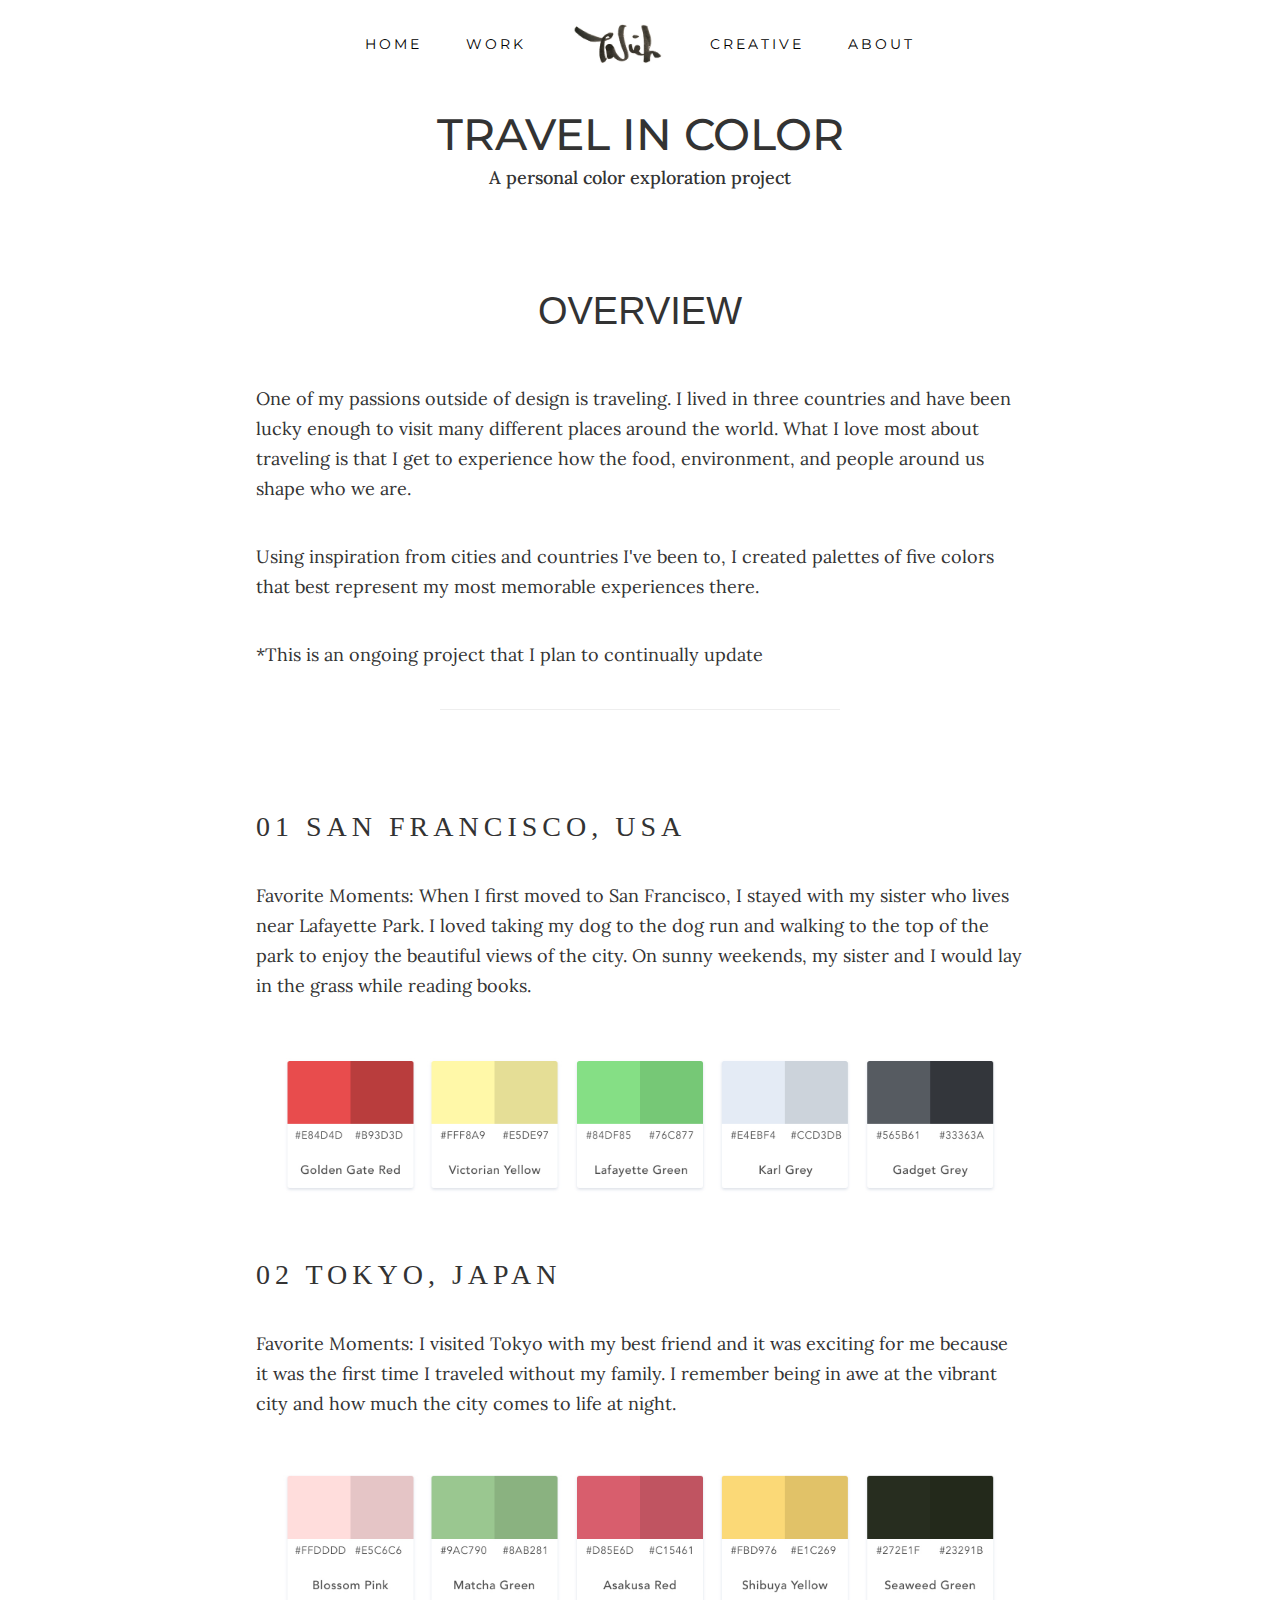
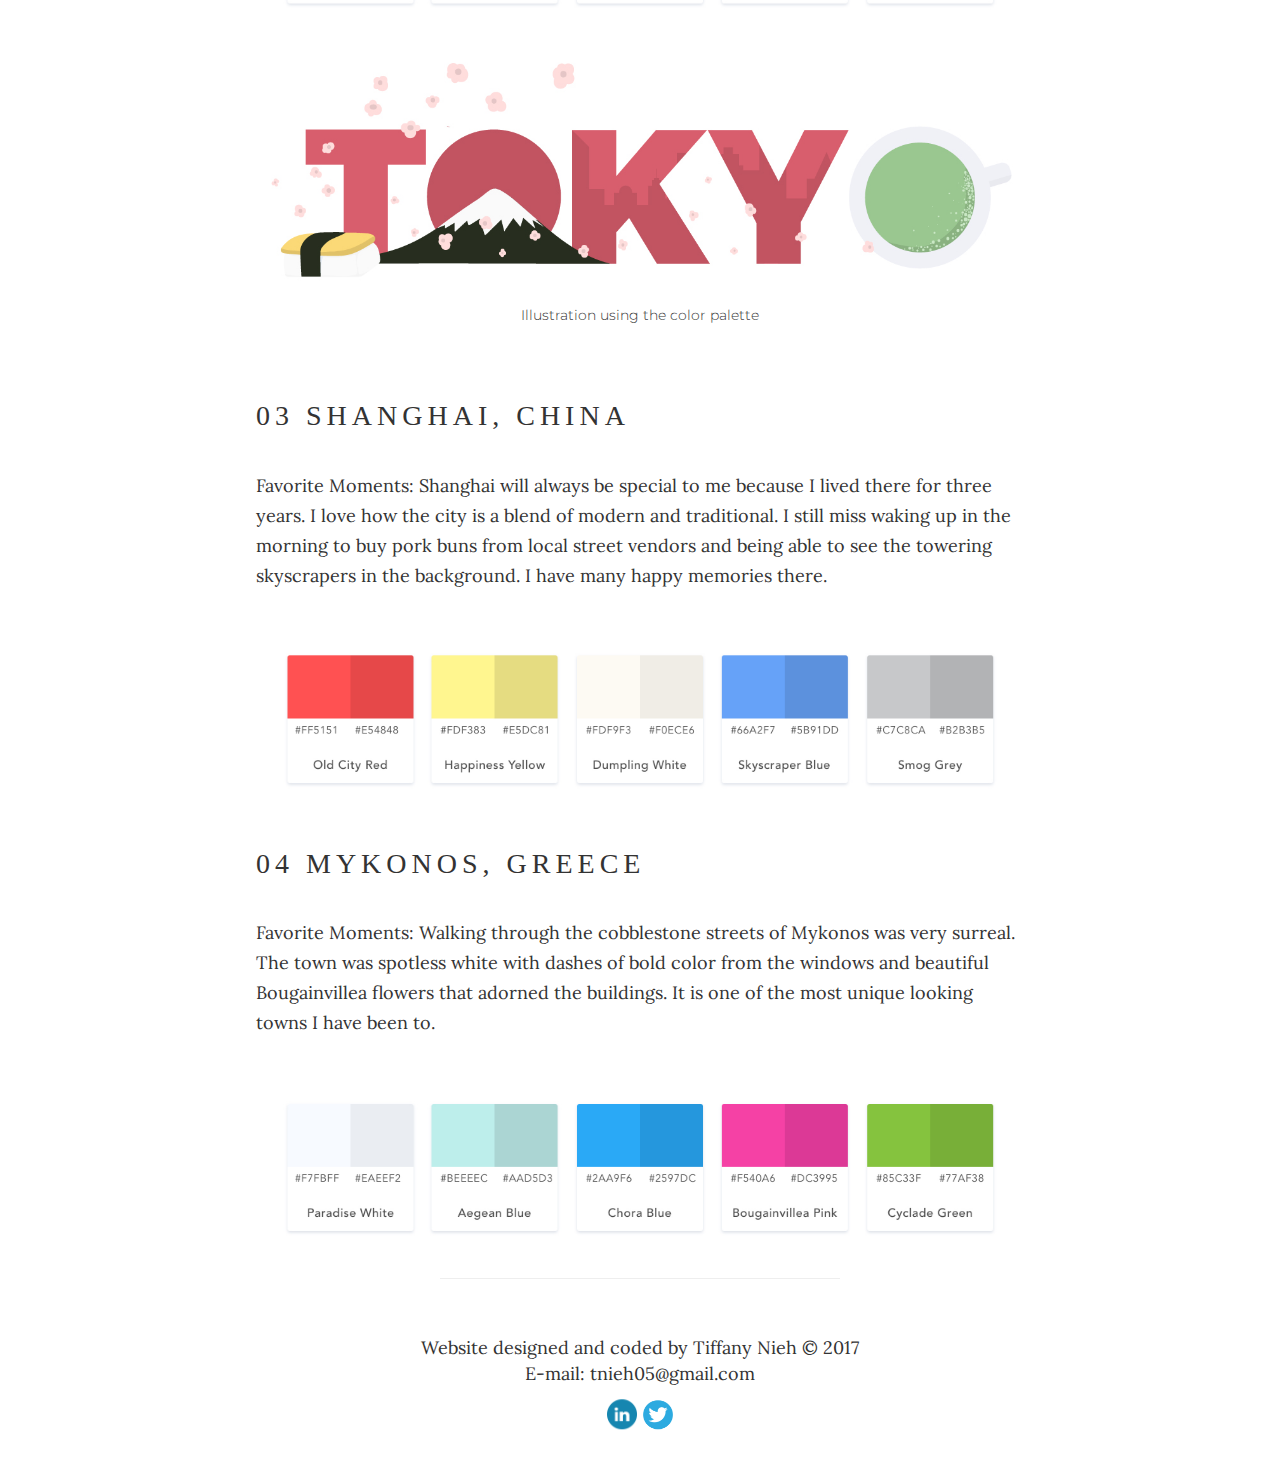
<file: html/colorproject.html>
<!DOCTYPE html>
<html>
    <head>
        <title>Tiffany Nieh | Travel in Color</title>
        <link rel="icon" href="../images/favicon.ico">
        <link rel="stylesheet" href="../css/style.css">
        <link rel="stylesheet" href="https://maxcdn.bootstrapcdn.com/bootstrap/3.3.7/css/bootstrap.min.css" integrity="sha384-BVYiiSIFeK1dGmJRAkycuHAHRg32OmUcww7on3RYdg4Va+PmSTsz/K68vbdEjh4u" crossorigin="anonymous">
        <script src="https://ajax.googleapis.com/ajax/libs/jquery/3.2.1/jquery.min.js"></script>
        <link href="https://fonts.googleapis.com/css?family=Lora|Montserrat:300,400" rel="stylesheet">
        <!-- Global Site Tag (gtag.js) - Google Analytics -->
        <script async src="https://www.googletagmanager.com/gtag/js?id=UA-106460622-1"></script>
        <script>
          window.dataLayer = window.dataLayer || [];
          function gtag(){dataLayer.push(arguments)};
          gtag('js', new Date());
          gtag('config', 'UA-106460622-1');
        </script>
    </head>
    <body id="casestudy">
         <div class="header">
            <div class="menu">
                <ul class="menu_links">
                    <li><a href="../index.html">Home</a></li>
                    <li><a href="../index.html#portfolio">Work</a></li>
                    <li><a href="../index.html"><img class="logo" src="../images/Logov2.jpg"></a></li>
                    <li><a href="../index.html#creative">Creative</a></li>
                    <li><a href="../index.html#about">About</a></li>
                </ul>
            </div>
        </div>
        <div class="case-content">
            <div class="content-heading">
                <h1>Travel in Color</h1>
                <h4>A personal color exploration project</h4>
            </div>
       

            <div class="large_section content-process" >
                <h2>Overview</h2>
            <div class="section">
            <p>One of my passions outside of design is traveling. I lived in three countries and have been lucky enough to visit many different places around the world. What I love most about traveling is that I get to experience how the food, environment, and people around us shape who we are.</p>
            <p>Using inspiration from cities and countries I've been to, I created palettes of five colors that best represent my most memorable experiences there. 
            </p>
            <p>*This is an ongoing project that I plan to continually update</p>
            </div>
            <hr>
            </div>
            
            <div class="content-process color">
                
                <div class="section">
                    <h3>01 San Francisco, USA</h3>
                        <p>Favorite Moments: When I first moved to San Francisco, I stayed with my sister who lives near Lafayette Park. I loved taking my dog to the dog run and walking to the top of the park to enjoy the beautiful views of the city. On sunny weekends, my sister and I would lay in the grass while reading books.</p>
                    
                        <figure>
                            <img src="../images/SanFrancisco.jpg">
                        </figure>
                <h3>02 Tokyo, JAPAN</h3>
                        <p>Favorite Moments: I visited Tokyo with my best friend and it was exciting for me because it was the first time I traveled without my family. I remember being in awe at the vibrant city and how much the city comes to life at night. </p>
                        <figure>
                            <img src="../images/Tokyo.jpg">
                            <img src="../images/tokyoillustration.jpg">
                            <figcaption>Illustration using the color palette</figcaption>
                        </figure>
                <h3>03 Shanghai, China</h3>
                        <p>Favorite Moments: Shanghai will always be special to me because I lived there for three years. I love how the city is a blend of modern and traditional. I still miss waking up in the morning to buy pork buns from local street vendors and being able to see the towering skyscrapers in the background. I have many happy memories there.</p>
                        <figure>
                            <img src="../images/Shanghai.jpg">
                        </figure>
                <h3>04 Mykonos, Greece</h3>
                        <p>Favorite Moments: Walking through the cobblestone streets of Mykonos was very surreal. The town was spotless white with dashes of bold color from the windows and beautiful Bougainvillea flowers that adorned the buildings. It is one of the most unique looking towns I have been to.</p>
                        <figure>
                            <img src="../images/mykonos.jpg">
                        </figure>
                </div>
                        <hr>
                        
                         
        </div>
        </div>
    
    </body>
    <footer class="footer"> 
        <div class="footer-text">
            <center>Website designed and coded by Tiffany Nieh &copy 2017</center>
            <p>E-mail: tnieh05@gmail.com</p>
            <p><a href="https://www.linkedin.com/in/tiffanynieh/" target="_blank"><img class="socialmedia" src="../images/linkedin.png"></a><a href="https://www.twitter.com/tiffanynieh" target="_blank"><img class="socialmedia" src="../images/twittericon.png"></a></p>
        </div>
    </footer>
</html>
</file>
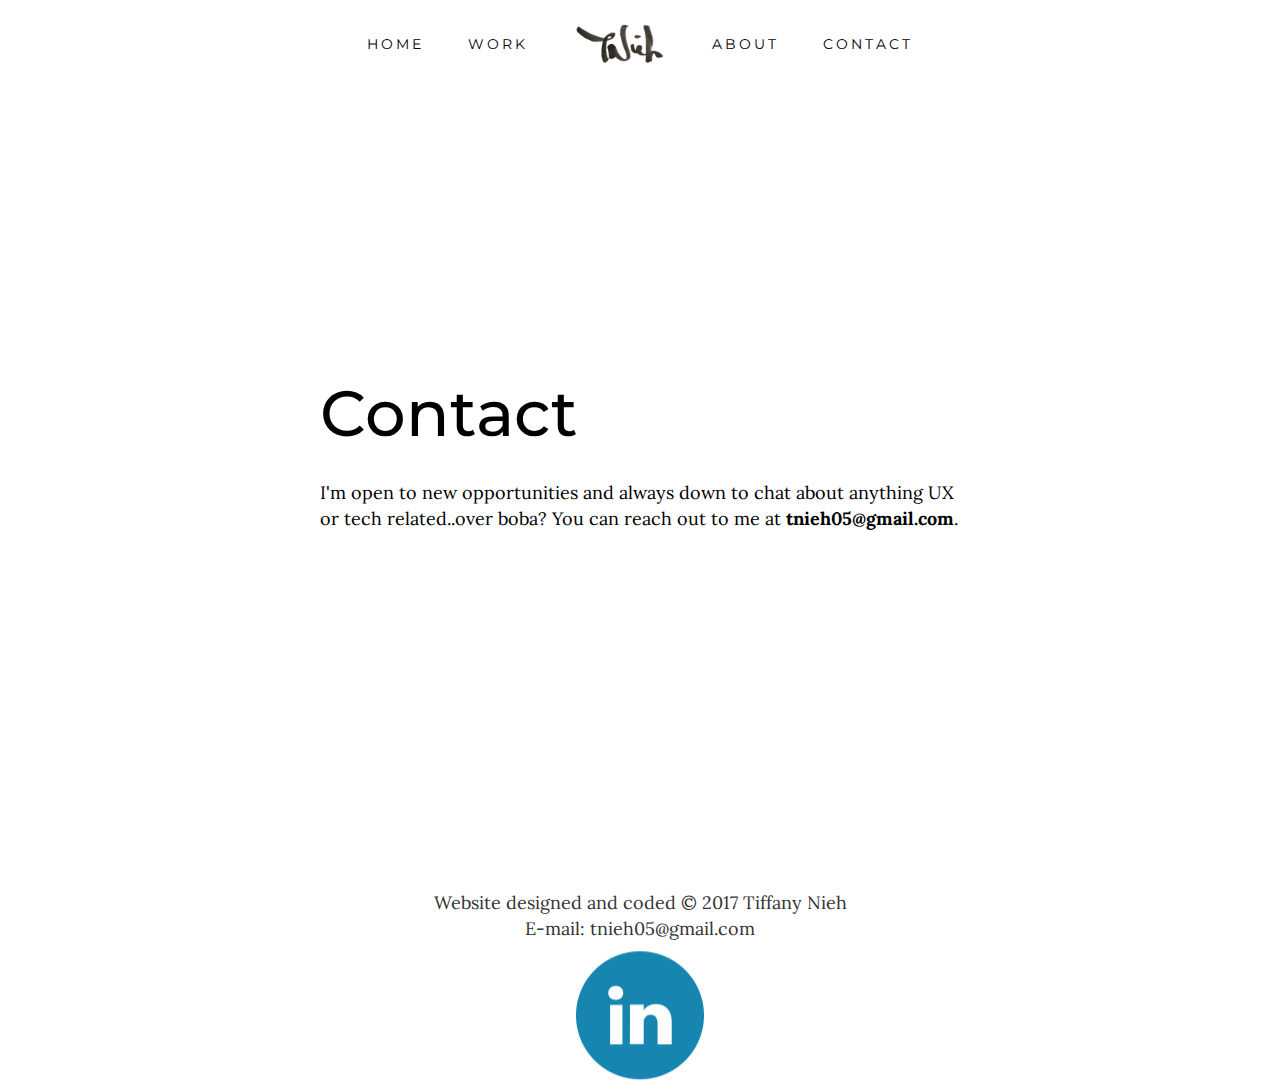
<file: html/contact.html>
<!DOCTYPE html>
<html>
    <head>
        <title>Tiffany Nieh | Heard</title>
        <link rel="icon" href="../images/favicon.ico">
        <link rel="stylesheet" href="../css/style.css">
        <link rel="stylesheet" href="https://maxcdn.bootstrapcdn.com/bootstrap/3.3.7/css/bootstrap.min.css" integrity="sha384-BVYiiSIFeK1dGmJRAkycuHAHRg32OmUcww7on3RYdg4Va+PmSTsz/K68vbdEjh4u" crossorigin="anonymous">
        <script src="https://ajax.googleapis.com/ajax/libs/jquery/3.2.1/jquery.min.js"></script>
        <link href="https://fonts.googleapis.com/css?family=Lora|Montserrat" rel="stylesheet">
        
    </head>
    <body id="casestudy">
        <div class="header">
            <div class="menu">
                <ul class="menu_links">
                    <li><a href="../index.html">Home</a></li>
                    <li><a href="../index.html#portfolio">Work</a></li>
                    <li><a href="../index.html"><img class="logo" src="../images/Logov2.jpg"></a></li>
                    <li><a href="../index.html#about">About</a></li>
                    <li><a href="contact.html">Contact</a></li>
                </ul>
            </div>
        </div>
         <div id="contact" class="contact">
            <div class="contact-text">
                <h1>Contact</h1>
                <p>I'm open to new opportunities and always down to chat about anything UX or tech related..over boba? You can reach out to me at <span class="email">tnieh05@gmail.com</span>.</p>
            </div>
        </div>
    </body>
     <footer class="footer"> 
        <div class="footer-text">
            <center>Website designed and coded &copy 2017 Tiffany Nieh</center>
            <p>E-mail: tnieh05@gmail.com</p>
            <p><a href="https://www.linkedin.com/in/tiffanynieh/"><img class="linkedin" src="../images/linkedin.png"></a></p>
        </div>
        
    </footer>
    
</html>
</file>
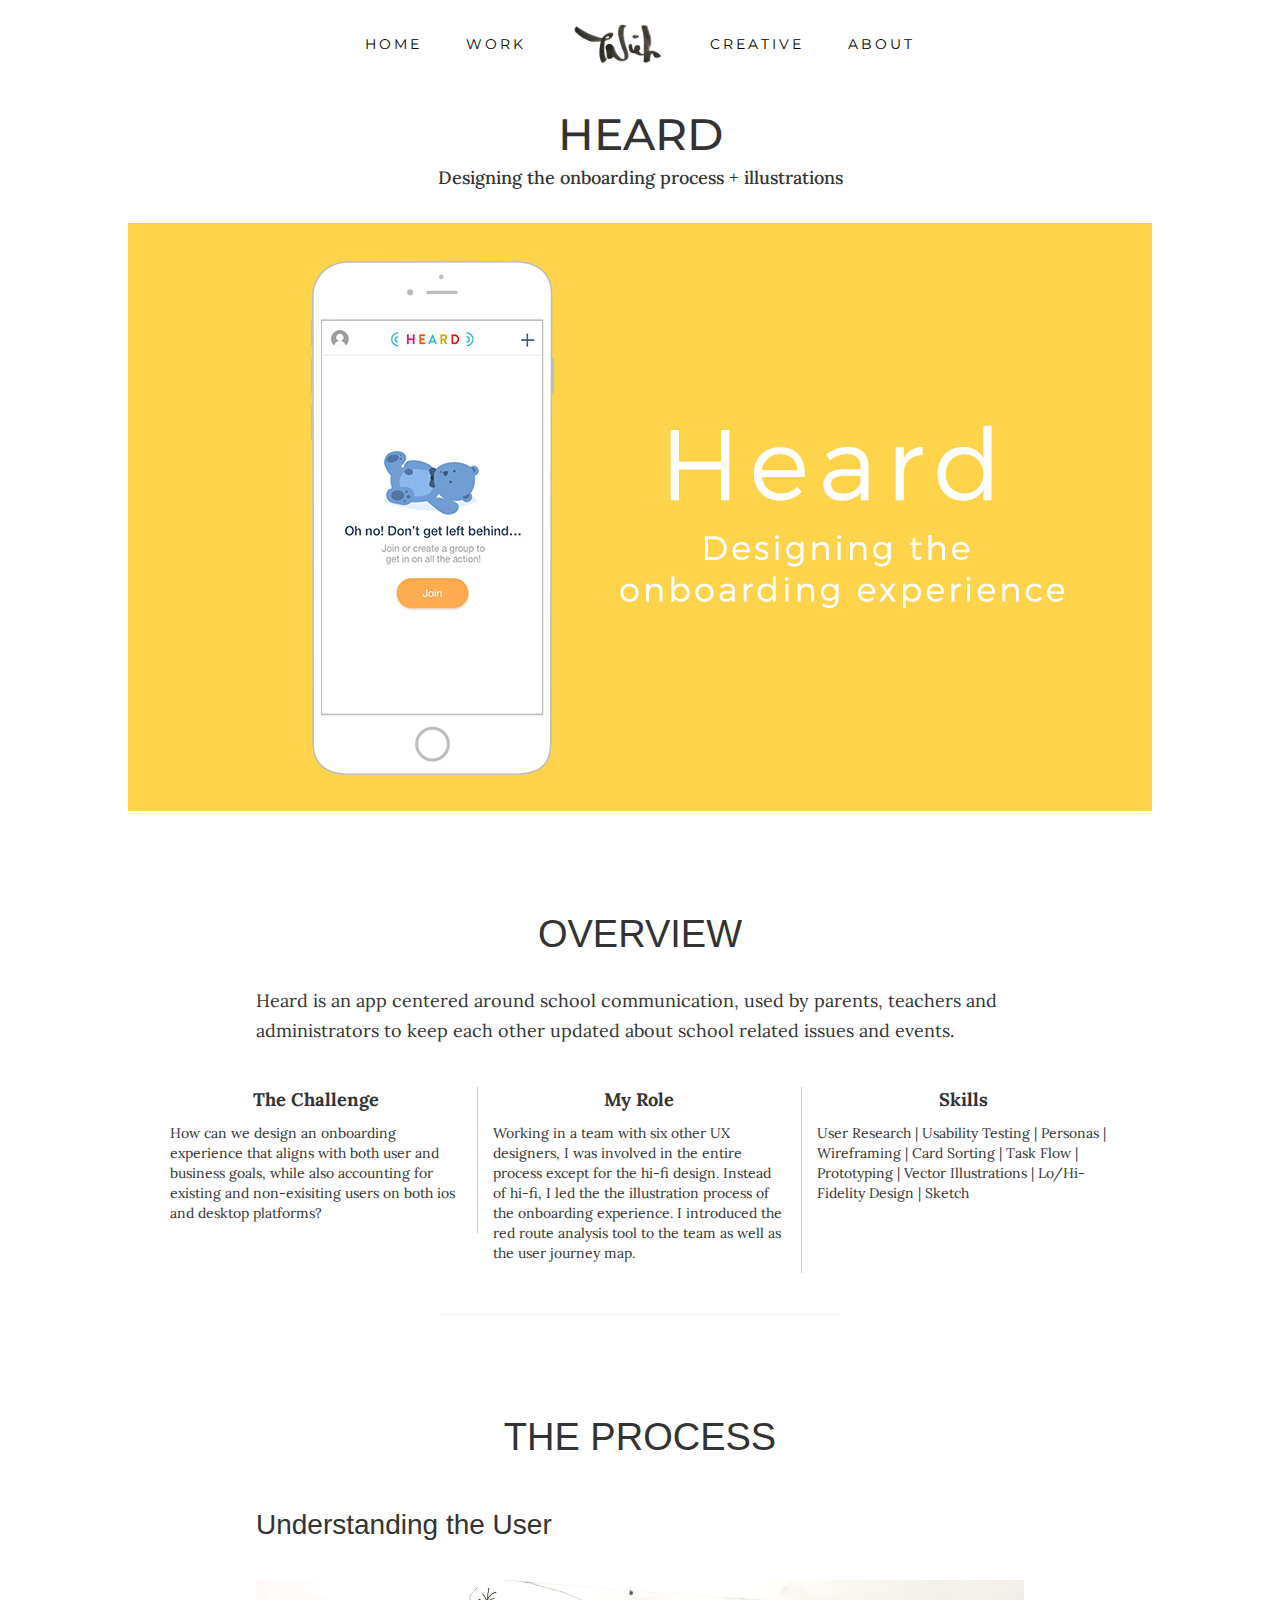
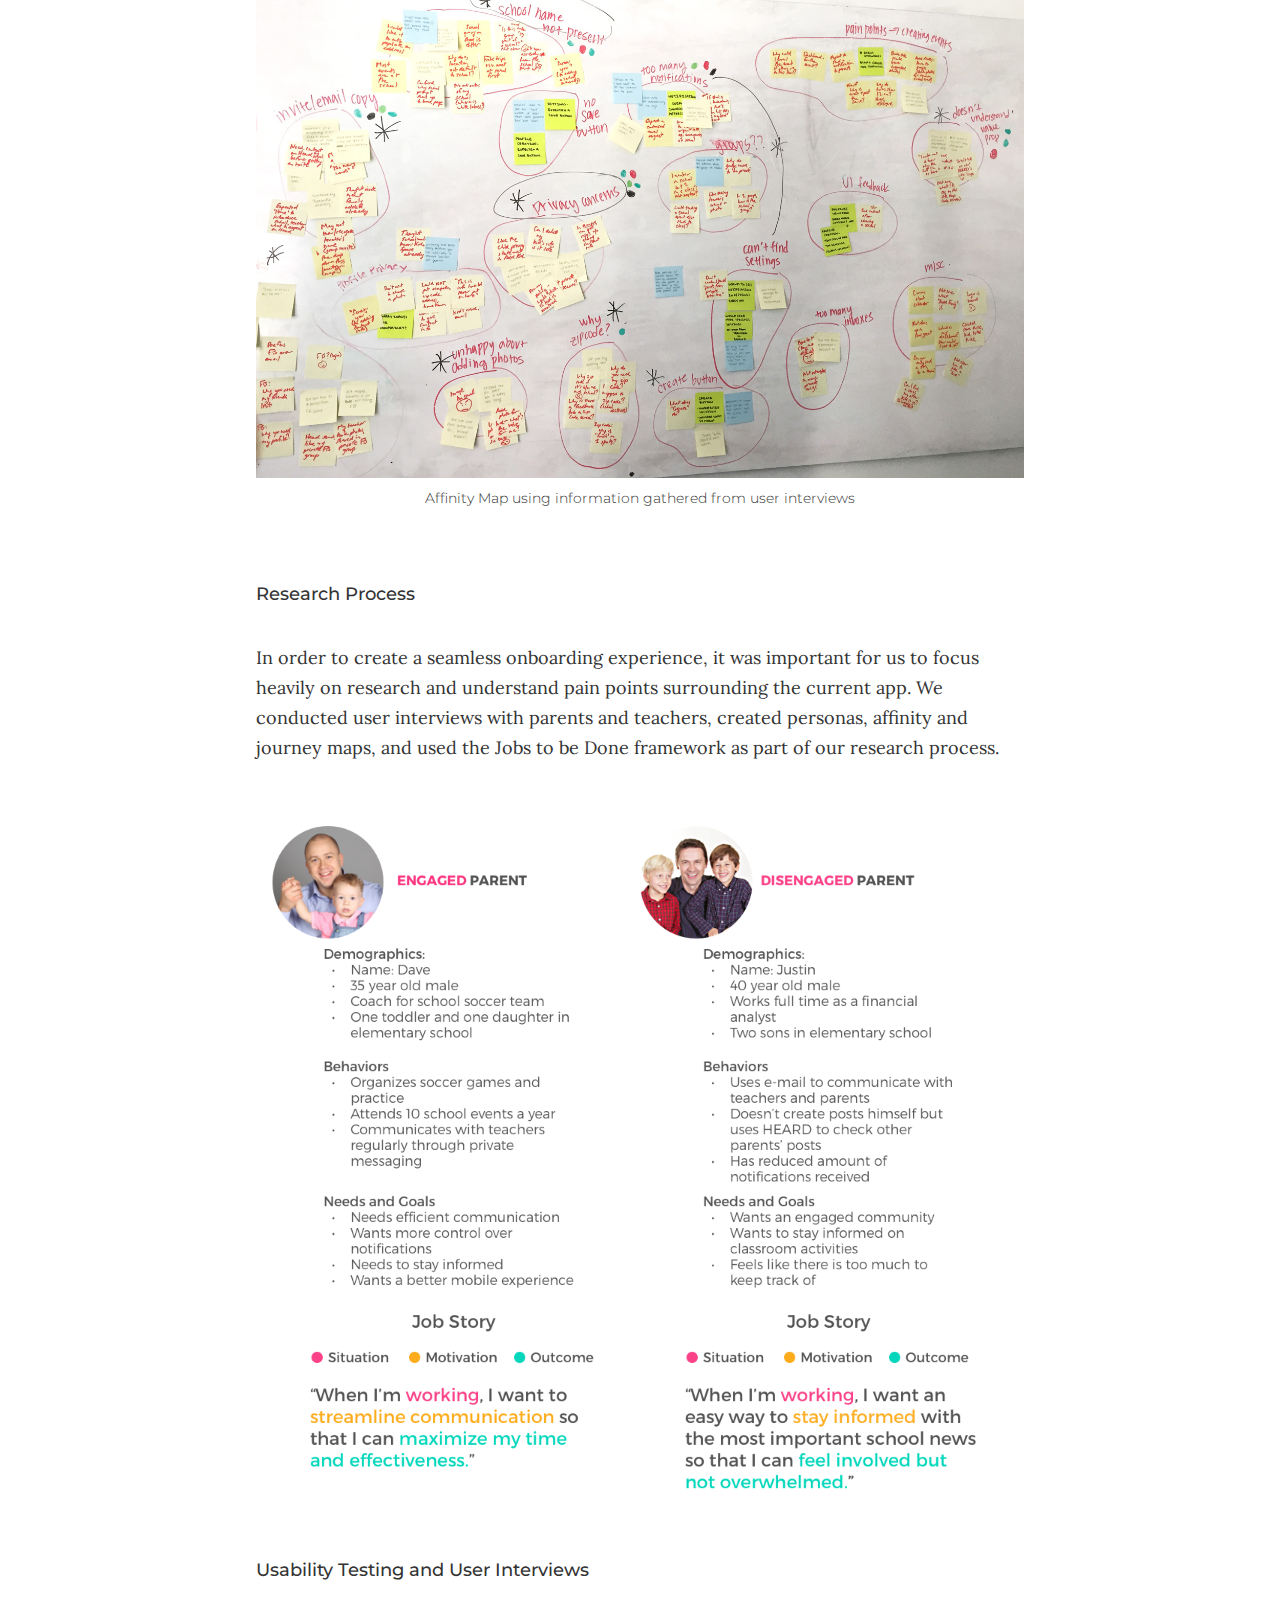
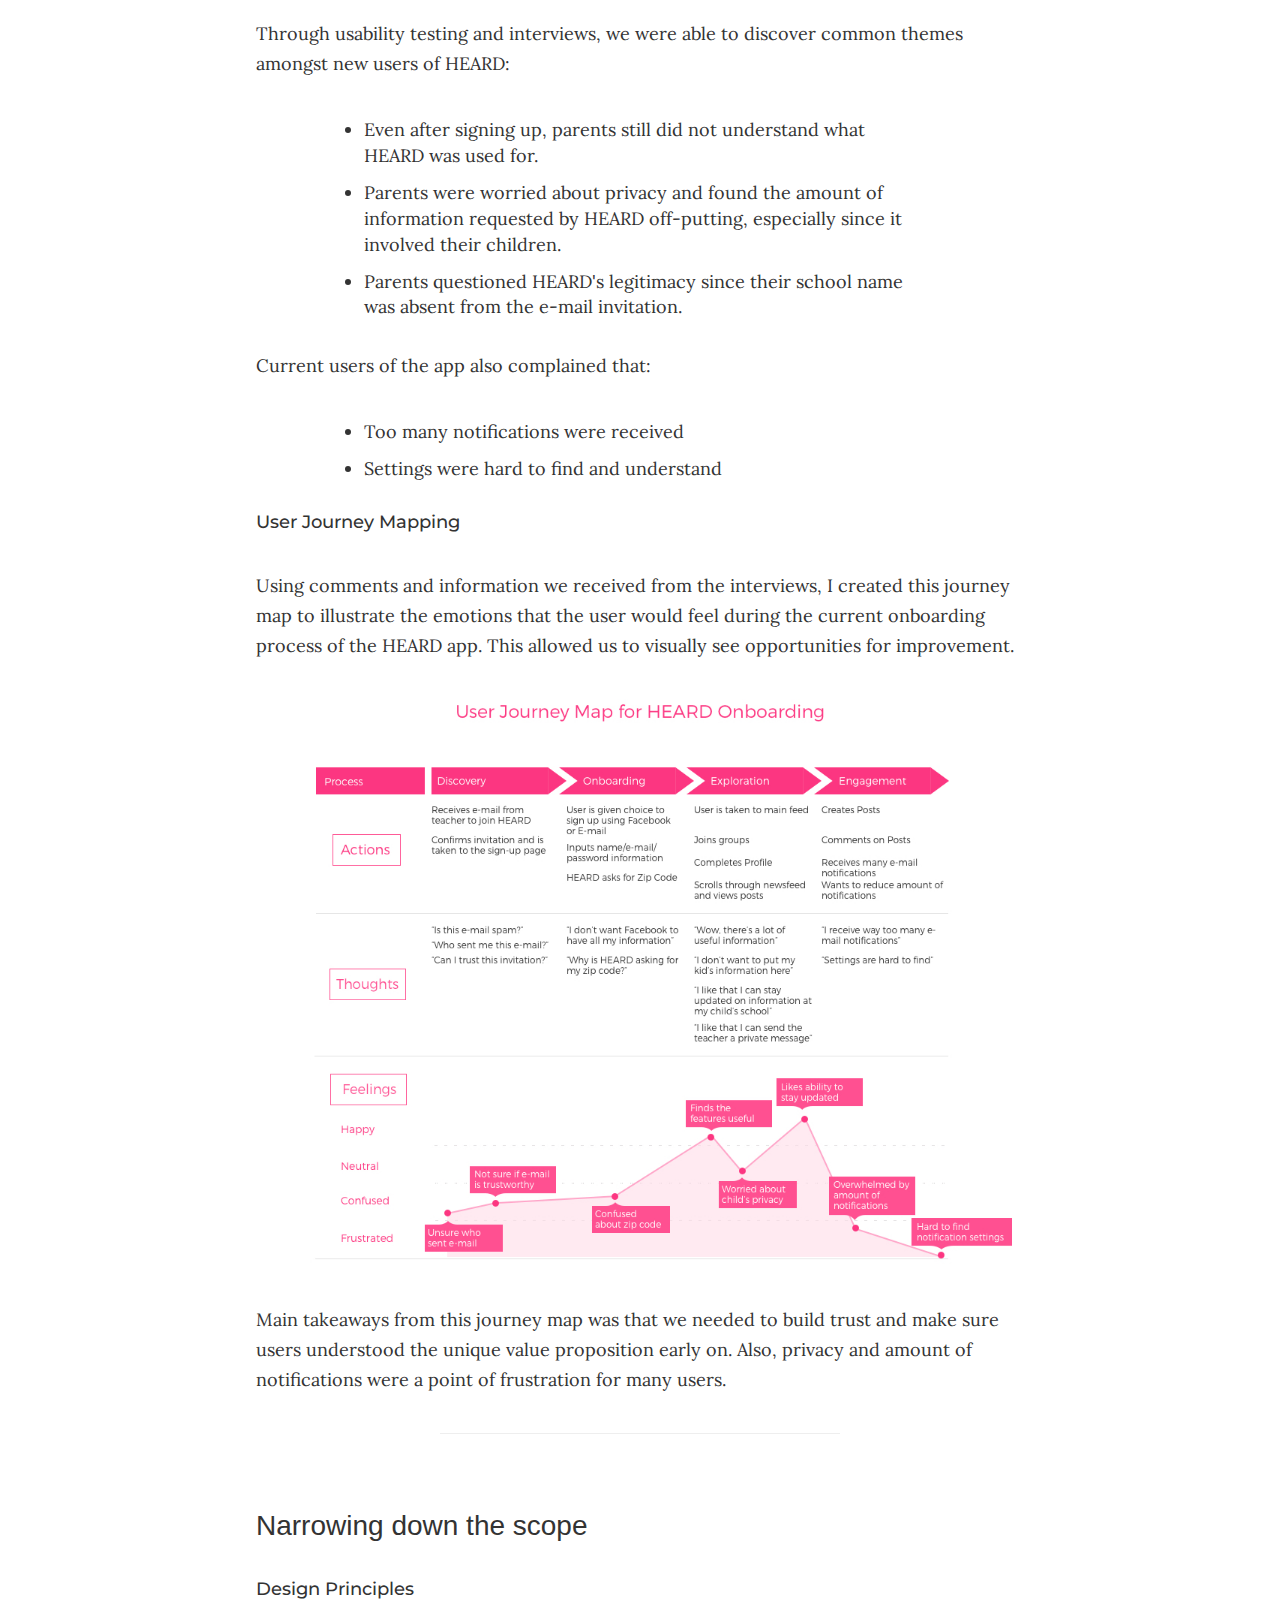
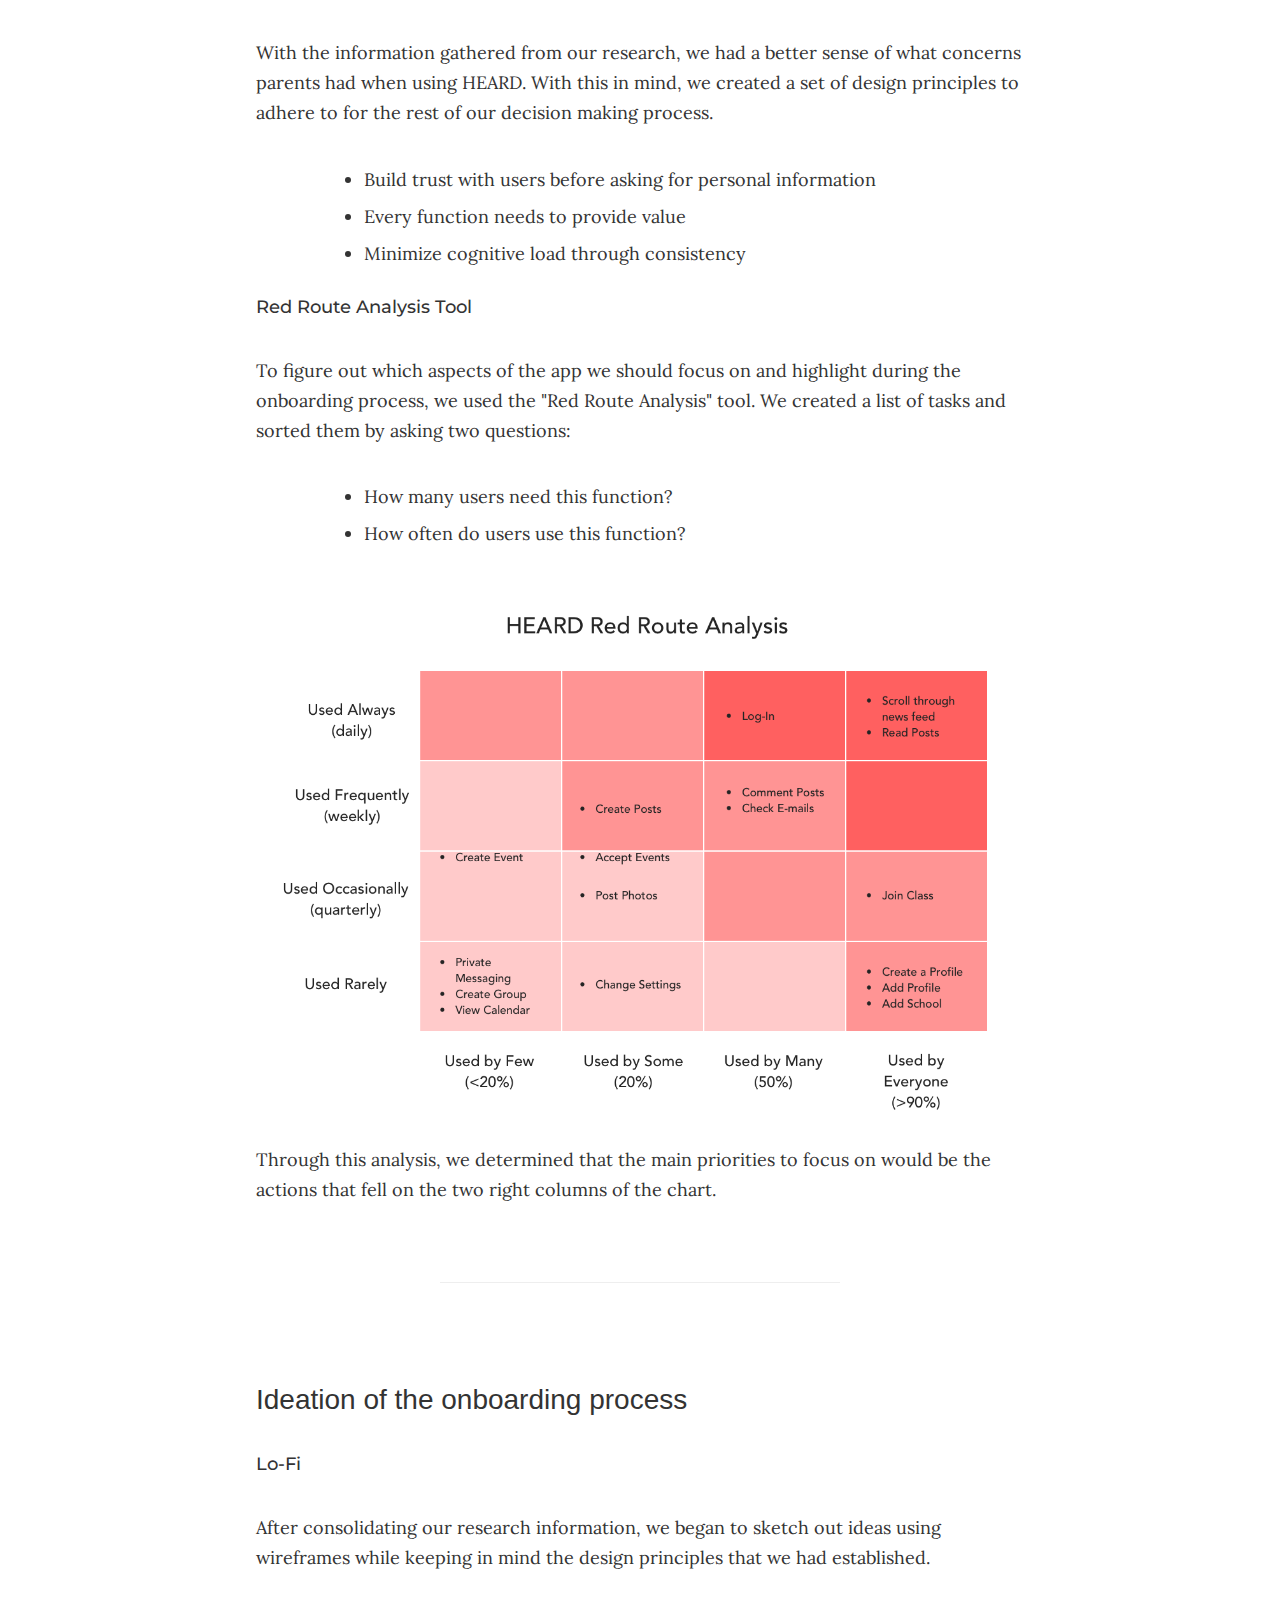
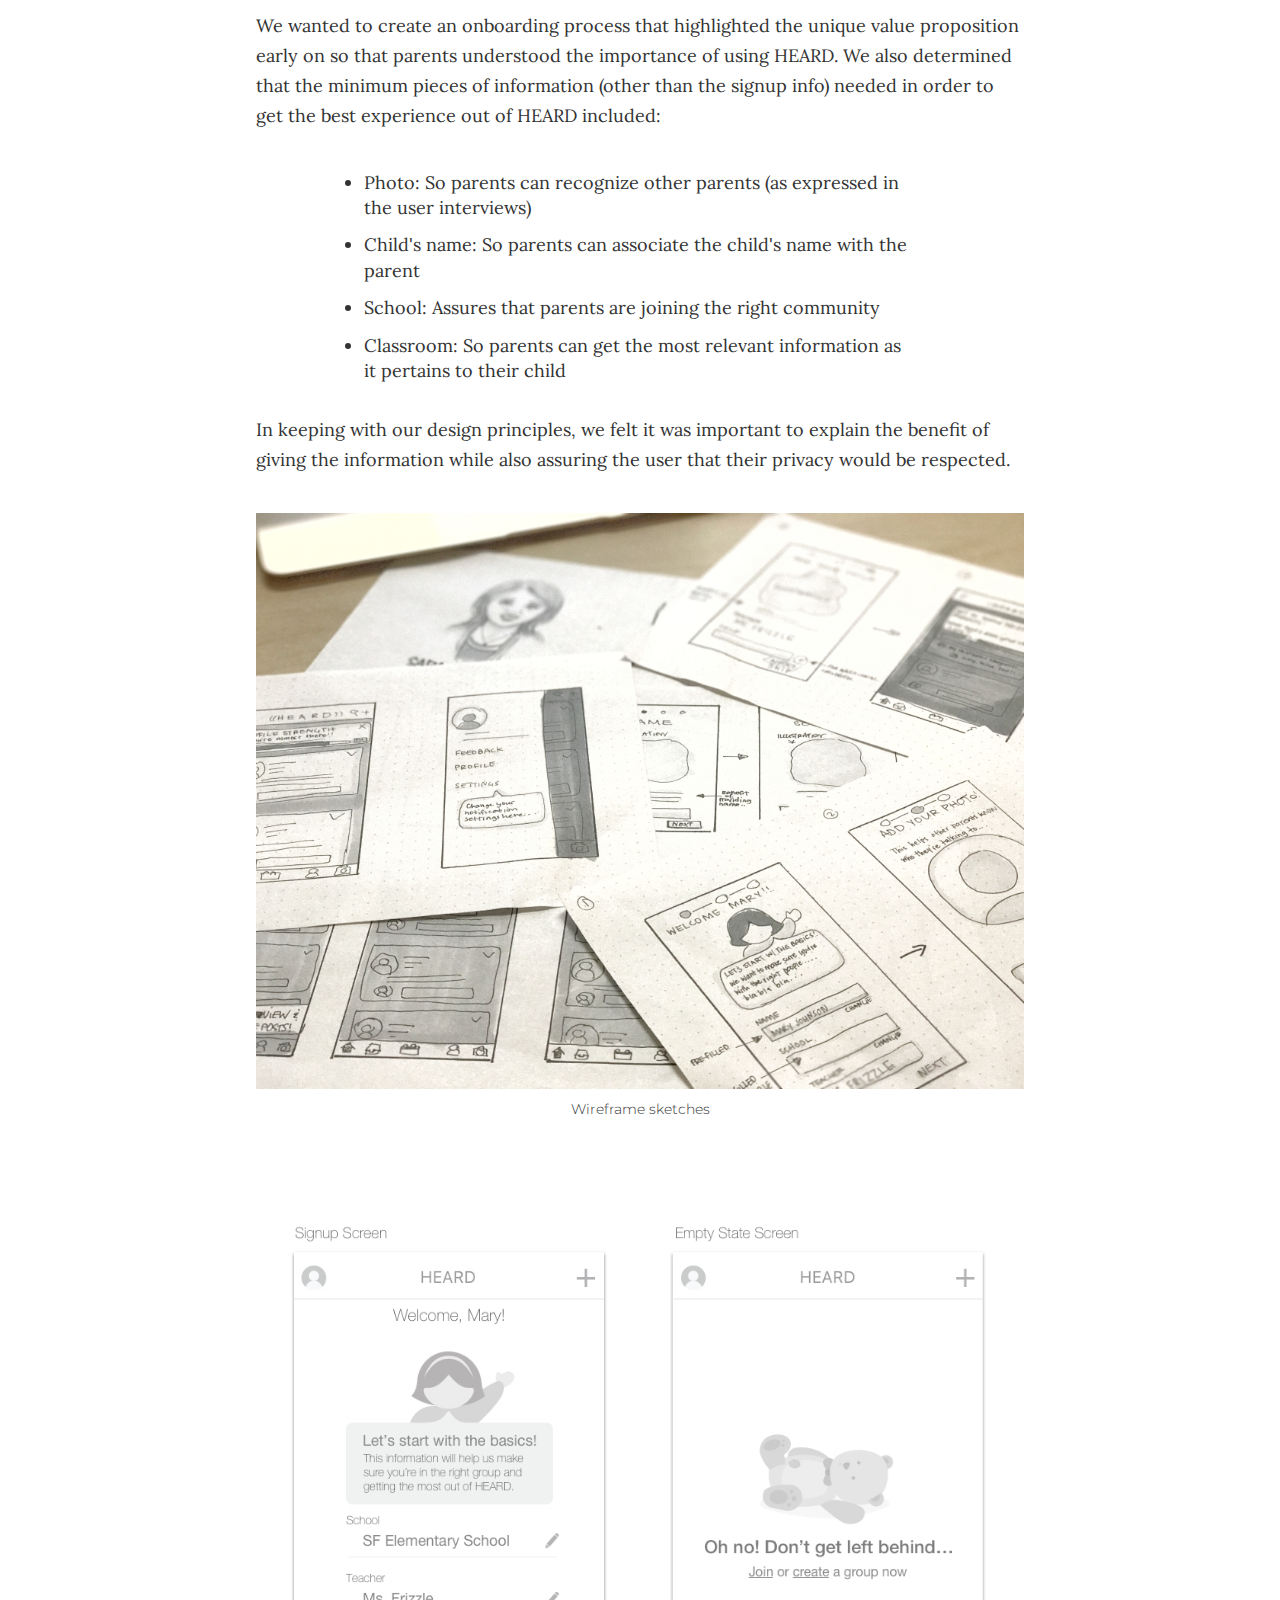
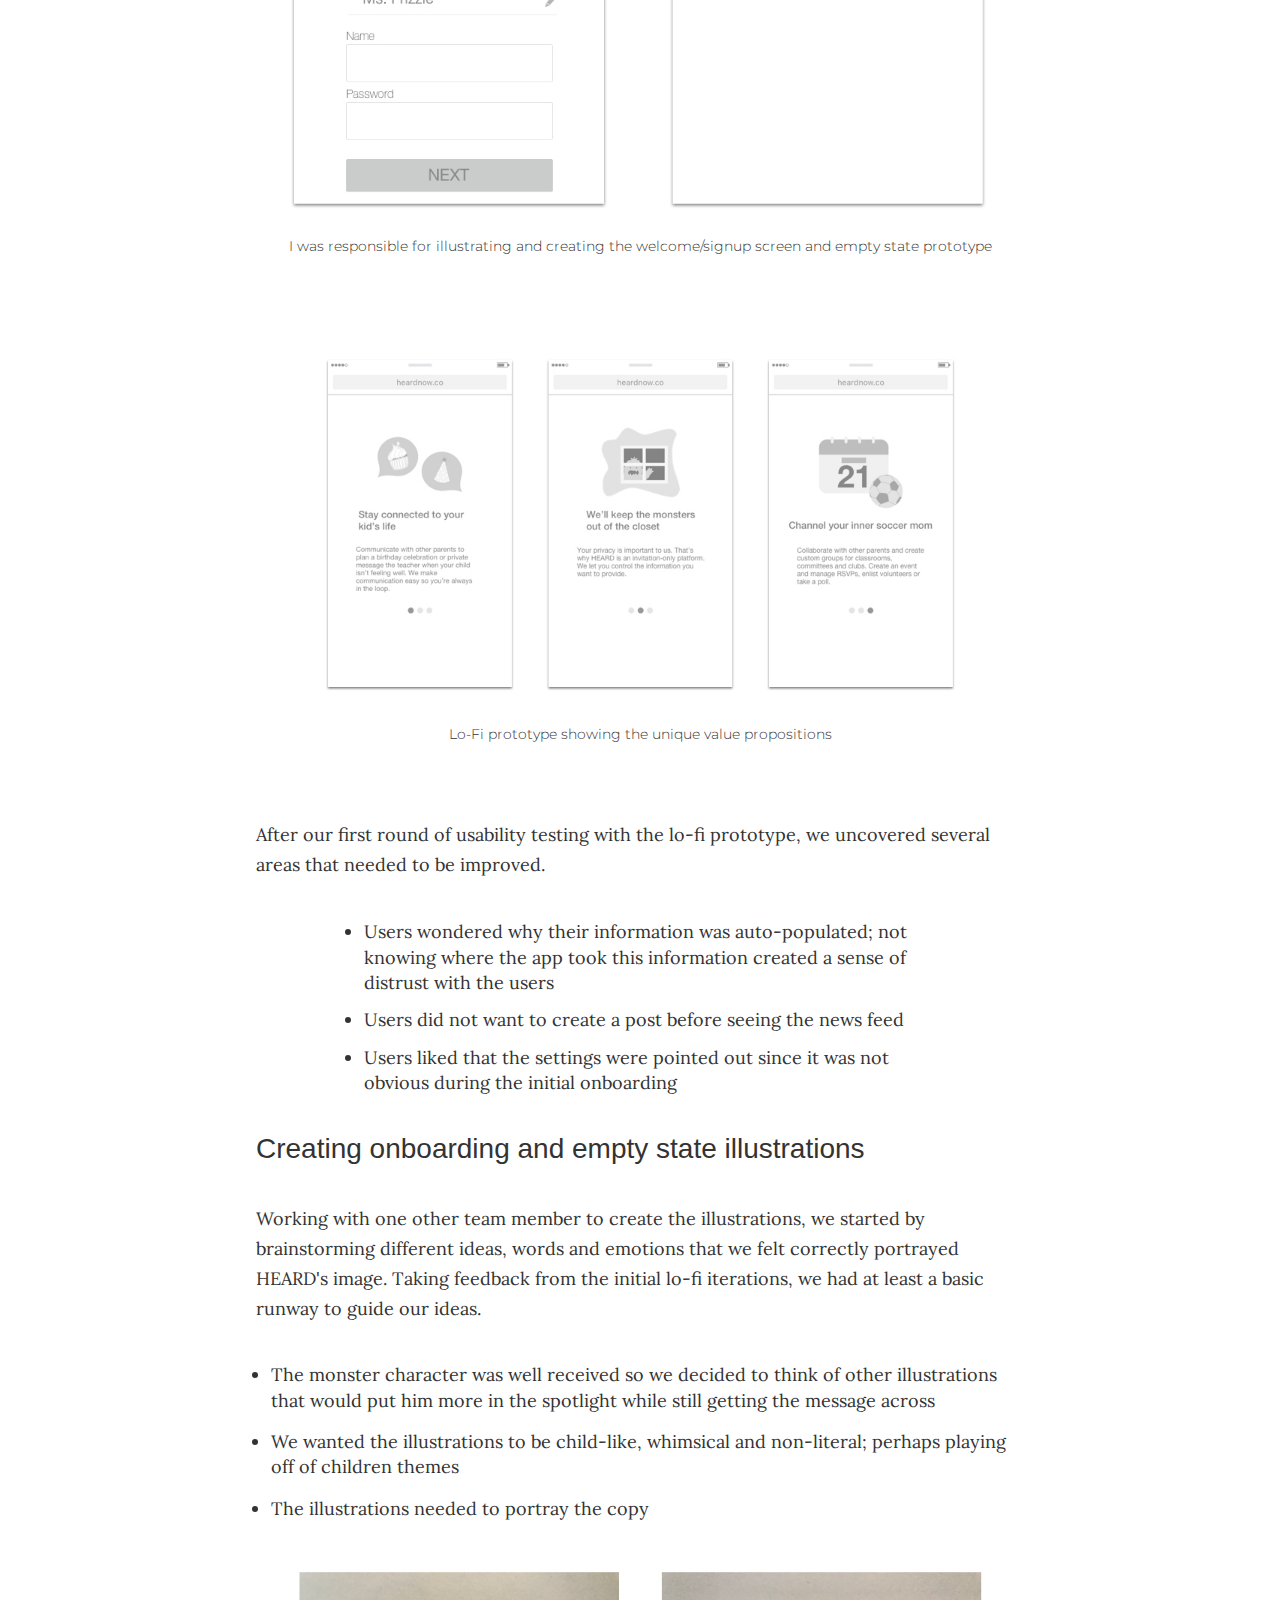
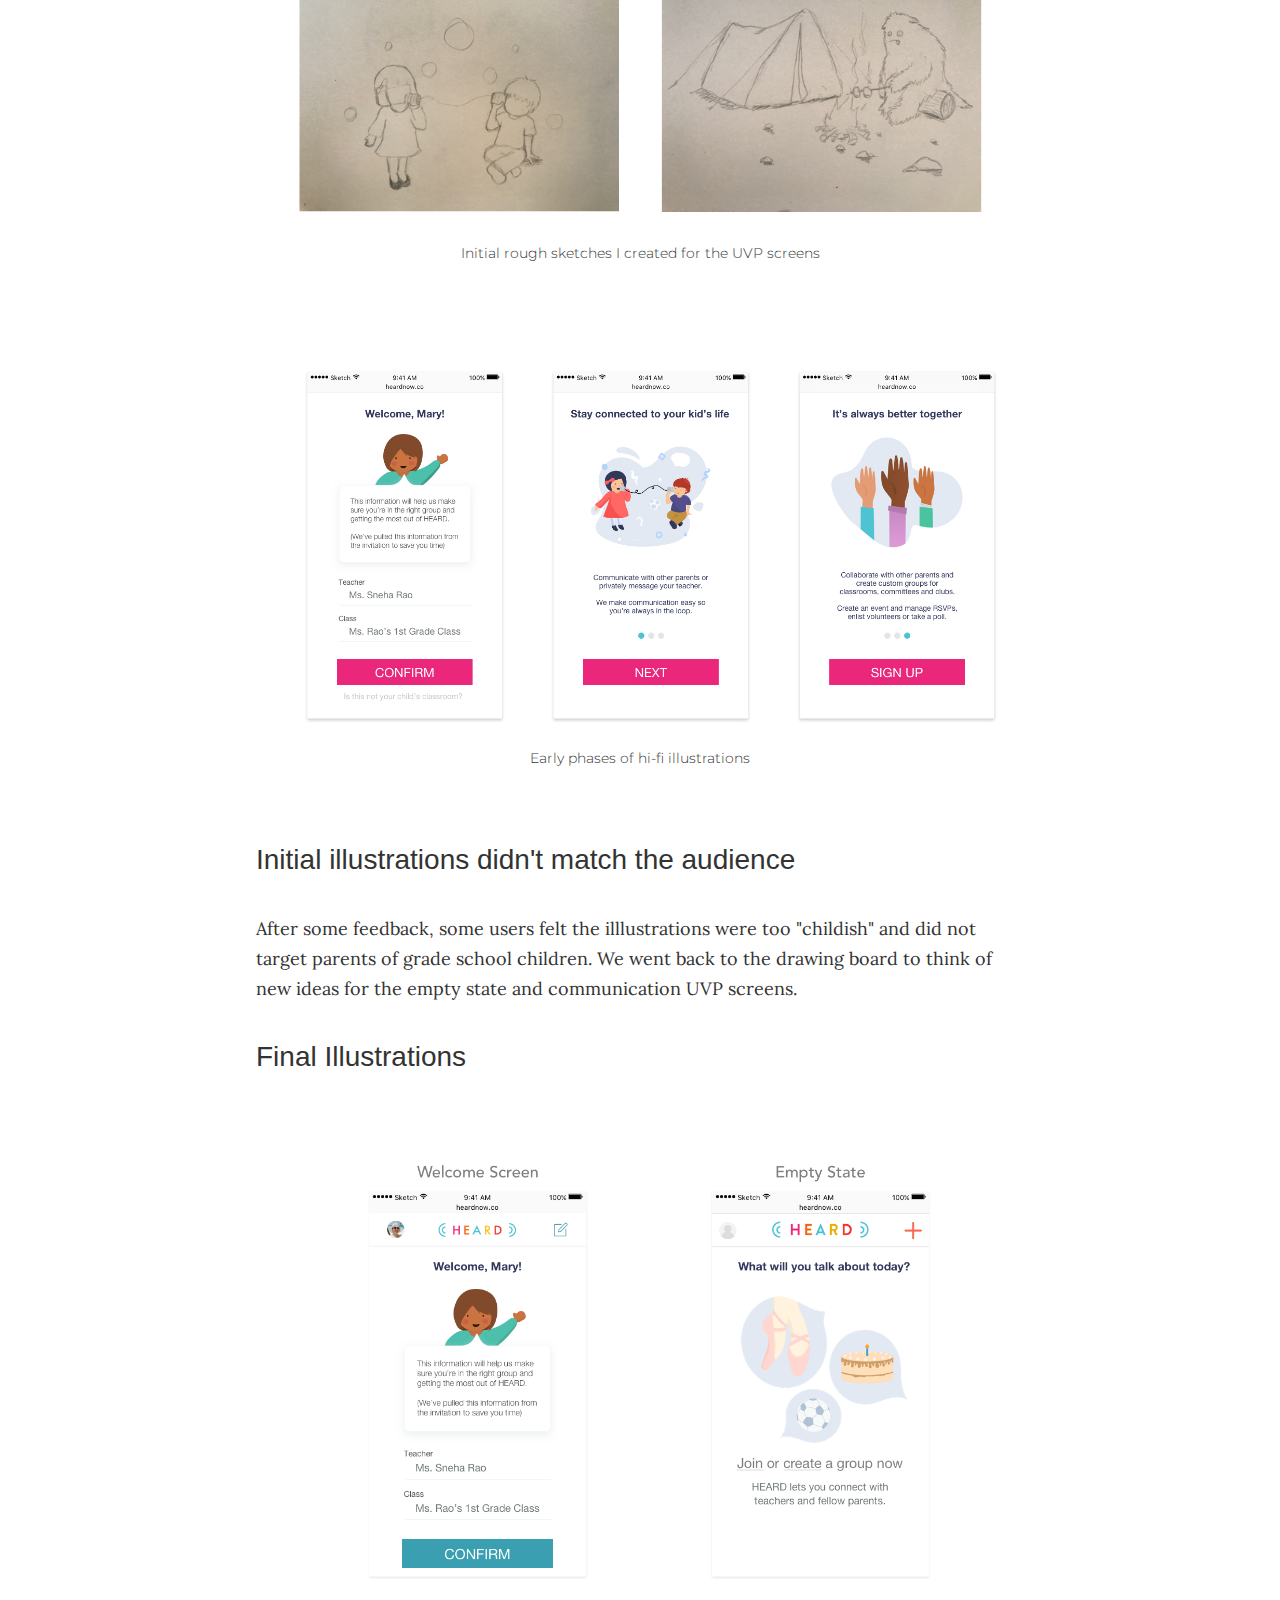
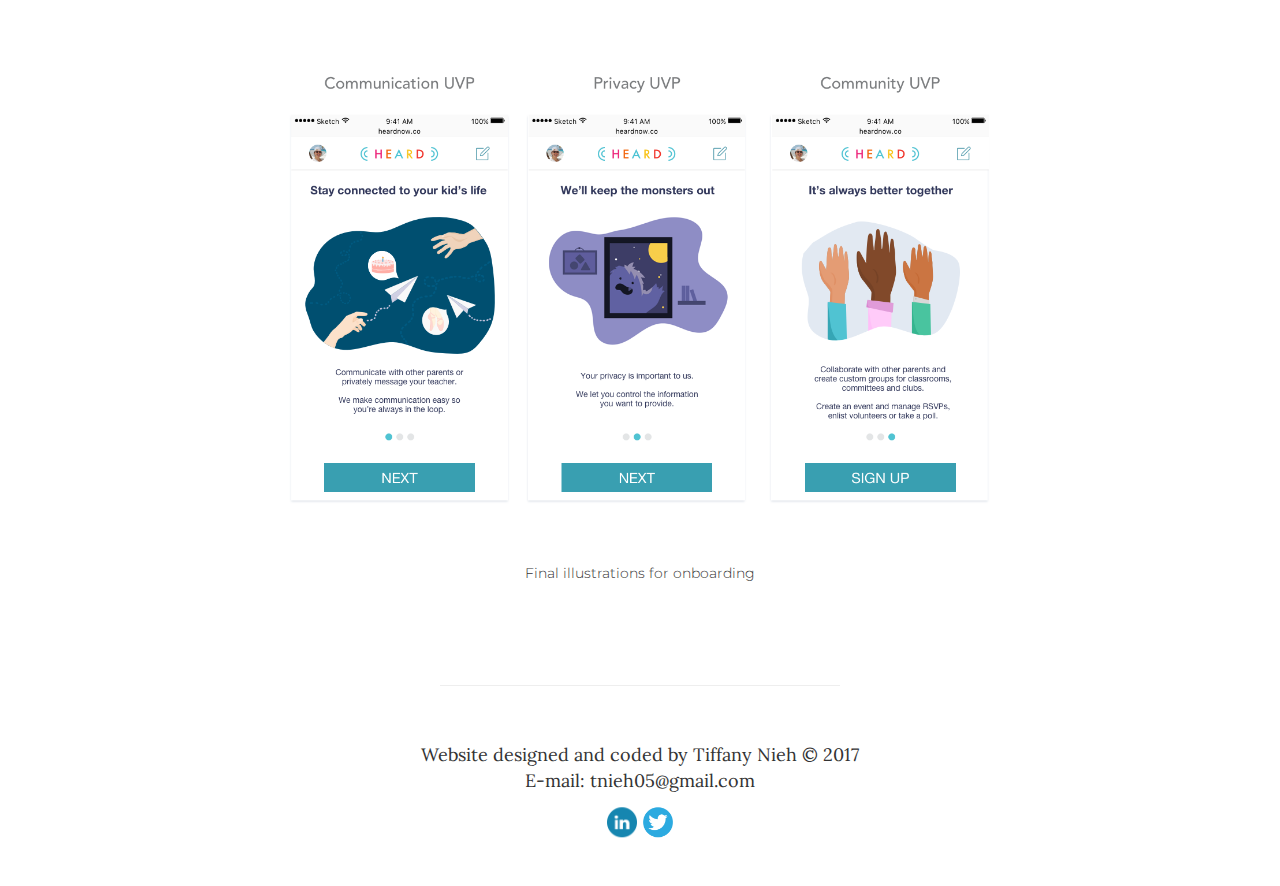
<file: html/heard.html>
<!DOCTYPE html>
<html>
    <head>
        <title>Tiffany Nieh | Heard</title>
        <link rel="icon" href="../images/favicon.ico">
        <link rel="stylesheet" href="../css/style.css">
        <link rel="stylesheet" href="https://maxcdn.bootstrapcdn.com/bootstrap/3.3.7/css/bootstrap.min.css" integrity="sha384-BVYiiSIFeK1dGmJRAkycuHAHRg32OmUcww7on3RYdg4Va+PmSTsz/K68vbdEjh4u" crossorigin="anonymous">
        <script src="https://ajax.googleapis.com/ajax/libs/jquery/3.2.1/jquery.min.js"></script>
        <link href="https://fonts.googleapis.com/css?family=Lora|Montserrat:300,400" rel="stylesheet">
        <!-- Global Site Tag (gtag.js) - Google Analytics -->
        <script async src="https://www.googletagmanager.com/gtag/js?id=UA-106460622-1"></script>
        <script>
          window.dataLayer = window.dataLayer || [];
          function gtag(){dataLayer.push(arguments)};
          gtag('js', new Date());
          gtag('config', 'UA-106460622-1');
        </script>
    </head>
    <body id="casestudy">
        <div class="header">
            <div class="menu">
                <ul class="menu_links">
                    <li><a href="../index.html">Home</a></li>
                    <li><a href="../index.html#portfolio">Work</a></li>
                    <li><a href="../index.html"><img class="logo" src="../images/Logov2.jpg"></a></li>
                    <li><a href="../index.html#creative">Creative</a></li>
                    <li><a href="../index.html#about">About</a></li>
                </ul>
            </div>
        </div>
        <div class="case-content">
            <div class="content-heading">
                <h1>Heard</h1>
                <h4>Designing the onboarding process + illustrations</h4>
            </div>
            <div class="main_img">
                <img src="../images/Heard_Mockup.jpg">
            </div>
            
            <div class="large_section">
            <div class="overview">
                <h2>Overview</h2>
                    <p>Heard is an app centered around school communication, used by parents, teachers and administrators to keep each other updated about school related issues and events.</p>
            </div>
            <div class="summary container-fluid container-max-width">
                <div class="row">
                    <div class="col-md-4 col-bordered">
                        <center><span class="title"><p>The Challenge</p></span></center>
                            <p>How can we design an onboarding experience that aligns with both user and business goals, while also accounting for existing and non-exisiting users on both ios and desktop platforms?</p>
                    </div>
                    <div class="col-md-4 col-bordered">
                        <center><span class="title"><p>My Role</p></span></center>
                            <p>Working in a team with six other UX designers, I was involved in the entire process except for the hi-fi design. Instead of hi-fi, I led the the illustration process of the onboarding experience. I introduced the red route analysis tool to the team as well as the user journey map.</p>
                    </div>
                    <div class="col-md-4 col-bordered">
                        <center><span class="title"><p>Skills</p></span></center>
                            <p>User Research | Usability Testing | Personas | Wireframing | Card Sorting | Task Flow | Prototyping | Vector Illustrations | Lo/Hi-Fidelity Design | Sketch</p>
                    </div>
                </div>
            </div>
            <hr>
            </div>
            
            <div class="content-process">
                <h2>The Process</h2>
                <div class="section">
                    <h3>Understanding the User</h3>
                        <figure>
                        <img src="../images/Heard_AffinityMapping.jpg">
                        <figcaption>Affinity Map using information gathered from user interviews</figcaption>
                        </figure>
                        <h4>Research Process</h4>
                        <p>In order to create a seamless onboarding experience, it was important for us to focus heavily on research and understand pain points surrounding the current app. We conducted user interviews with parents and teachers, created personas, affinity and journey maps, and used the Jobs to be Done framework as part of our research process. </p>
                        <figure>
                            <img src="../images/Heard_UserPersona.png">
                        </figure>
                        <h4>Usability Testing and User Interviews</h4>
                        
                        <p>Through usability testing and interviews, we were able to discover common themes amongst new users of HEARD:</p>
                        <div class="lists">
                            <ul>
                                <li>Even after signing up, parents still did not understand what HEARD was used for. </li>
                                <li>Parents were worried about privacy and found the amount of information requested by HEARD off-putting, especially since it involved their children.</li>
                                <li>Parents questioned HEARD's legitimacy since their school name was absent from the e-mail invitation.</li>
                            </ul>
                        </div>
                        <p>Current users of the app also complained that:</p>
                        <div class="lists">
                            <ul>
                                <li>Too many notifications were received</li>
                                <li>Settings were hard to find and understand</li>
                            </ul>
                        </div>
                        <h4>User Journey Mapping</h4>
                            <p>Using comments and information we received from the interviews, I created this journey map to illustrate the emotions that the user would feel during the current onboarding process of the HEARD app. This allowed us to visually see opportunities for improvement.</p>
                            <img src="../images/Heard_Journey_Map.jpg">
                            
                            <p>Main takeaways from this journey map was that we needed to build trust and make sure users understood the unique value proposition early on. Also, privacy and amount of notifications were a point of frustration for many users. </p>
                        <hr>
                        <div class="large_section">
                        <h3>Narrowing down the scope</h3>
                        <h4>Design Principles</h4>
                            <p>With the information gathered from our research, we had a better sense of what concerns parents had when using HEARD. With this in mind, we created a set of design principles to adhere to for the rest of our decision making process.</p>
                                <div class="lists">
                                    <ul>
                                        <li>Build trust with users before asking for personal information</li>
                                        <li>Every function needs to provide value</li>
                                        <li>Minimize cognitive load through consistency</li>
                                    </ul>
                                </div>
                        <h4>Red Route Analysis Tool</h4>
                            <p>To figure out which aspects of the app we should focus on and highlight during the onboarding process, we used the "Red Route Analysis" tool. We created a list of tasks and sorted them by asking two questions:</p>
                                <div class="lists">
                                    <ul>
                                        <li>How many users need this function?</li>
                                        <li>How often do users use this function?</li>
                                    </ul>
                                </div>
                            <figure>
                                <img src="../images/Red_Route.png">
                            </figure> 
                            <p>Through this analysis, we determined that the main priorities to focus on would be the actions that fell on the two right columns of the chart.</p>
                        </div>
                        </div>
                        <hr>
                        <div class="large_section">
                        <div class="section">
                            <h3>Ideation of the onboarding process</h3>
                                <h4>Lo-Fi</h4>
                                <p>After consolidating our research information, we began to sketch out ideas using wireframes while keeping in mind the design principles that we had established.</p>
                                <p>We wanted to create an onboarding process that highlighted the unique value proposition early on so that parents understood the importance of using HEARD. We also determined that the minimum pieces of information (other than the signup info) needed in order to get the best experience out of HEARD included:</p>
                                <div class="lists">
                                    <ul>
                                        <li>Photo: So parents can recognize other parents (as expressed in the user interviews)</li>
                                        <li>Child's name: So parents can associate the child's name with the parent</li>
                                        <li>School: Assures that parents are joining the right community</li>
                                        <li>Classroom: So parents can get the most relevant information as it pertains to their child</li>
                                    </ul>
                                </div>
                                <p>In keeping with our design principles, we felt it was important to explain the benefit of giving the information while also assuring the user that their privacy would be respected. </p>
                                    <figure>
                                        <img class="portrait_img" src="../images/Heard_Wireframe.jpg">
                                            <figcaption>Wireframe sketches</figcaption>
                                   
                                    </figure>
                                    <figure>
                                        <img src="../images/Heard_LoFi_Wireframe.png">
                                            <figcaption>I was responsible for illustrating and creating the welcome/signup screen and empty state prototype</figcaption>
                                            <img src="../images/heard_uvp.jpg">
                                            <figcaption>Lo-Fi prototype showing the unique value propositions</figcaption>
                                   
                                    </figure>
                                    
                                <!--<div class="prototype"><center><iframe width="438" height="930" src="https://invis.io/4CDF0VIH8" frameborder="0" allowfullscreen></iframe></center>
                                </div>-->
                                <p>After our first round of usability testing with the lo-fi prototype, we uncovered several areas that needed to be improved.</p>
                                    <div class="lists">
                                    <ul>
                                        <li>Users wondered why their information was auto-populated; not knowing where the app took this information created a sense of distrust with the users</li>
                                        <li>Users did not want to create a post before seeing the news feed</li>
                                        <li>Users liked that the settings were pointed out since it was not obvious during the initial onboarding</li>
                                    </ul>
                                    </div>
                            <h3>Creating onboarding and empty state illustrations</h3>
                                <p>Working with one other team member to create the illustrations, we started by brainstorming different ideas, words and emotions that we felt correctly portrayed HEARD's image. Taking feedback from the initial lo-fi iterations, we had at least a basic runway to guide our ideas.</p>
                                    <ul class="lists">
                                        <li>The monster character was well received so we decided to think of other illustrations that would put him more in the spotlight while still getting the message across</li>
                                        <li>We wanted the illustrations to be child-like, whimsical and non-literal; perhaps playing off of children themes</li>
                                        <li>The illustrations needed to portray the copy</li>
                                    </ul>
                                <figure>
                                    <img src="../images/rough_sketches.jpg">
                                    <figcaption>Initial rough sketches I created for the UVP screens</figcaption>
                                </figure>
                             
                                <figure>
                                    <img src="../images/heard_hifi_ex.jpg">
                                    <figcaption>Early phases of hi-fi illustrations</figcaption>
                                </figure>
                                <h3>Initial illustrations didn't match the audience</h3>
                                    <p>After some feedback, some users felt the illlustrations were too "childish" and did not target parents of grade school children. We went back to the drawing board to think of new ideas for the empty state and communication UVP screens.</p>
                               <h3>Final Illustrations</h3>
                                <figure>
                                    <img src="../images/Illustration_portfolio.png">
                                    <figcaption>Final illustrations for onboarding</figcaption>
                                </figure>
                              
                                
                        </div>
                        </div>
                         
        </div>
        </div>
    
    </body>
    <hr>
    <footer class="footer"> 
        <div class="footer-text">
            <center>Website designed and coded by Tiffany Nieh &copy 2017</center>
            <p>E-mail: tnieh05@gmail.com</p>
            <p><a href="https://www.linkedin.com/in/tiffanynieh/" target="_blank"><img class="socialmedia" src="../images/linkedin.png"></a><a href="https://www.twitter.com/tiffanynieh" target="_blank"><img class="socialmedia" src="../images/twittericon.png"></a></p>
        </div>
    </footer>
</html>
</file>
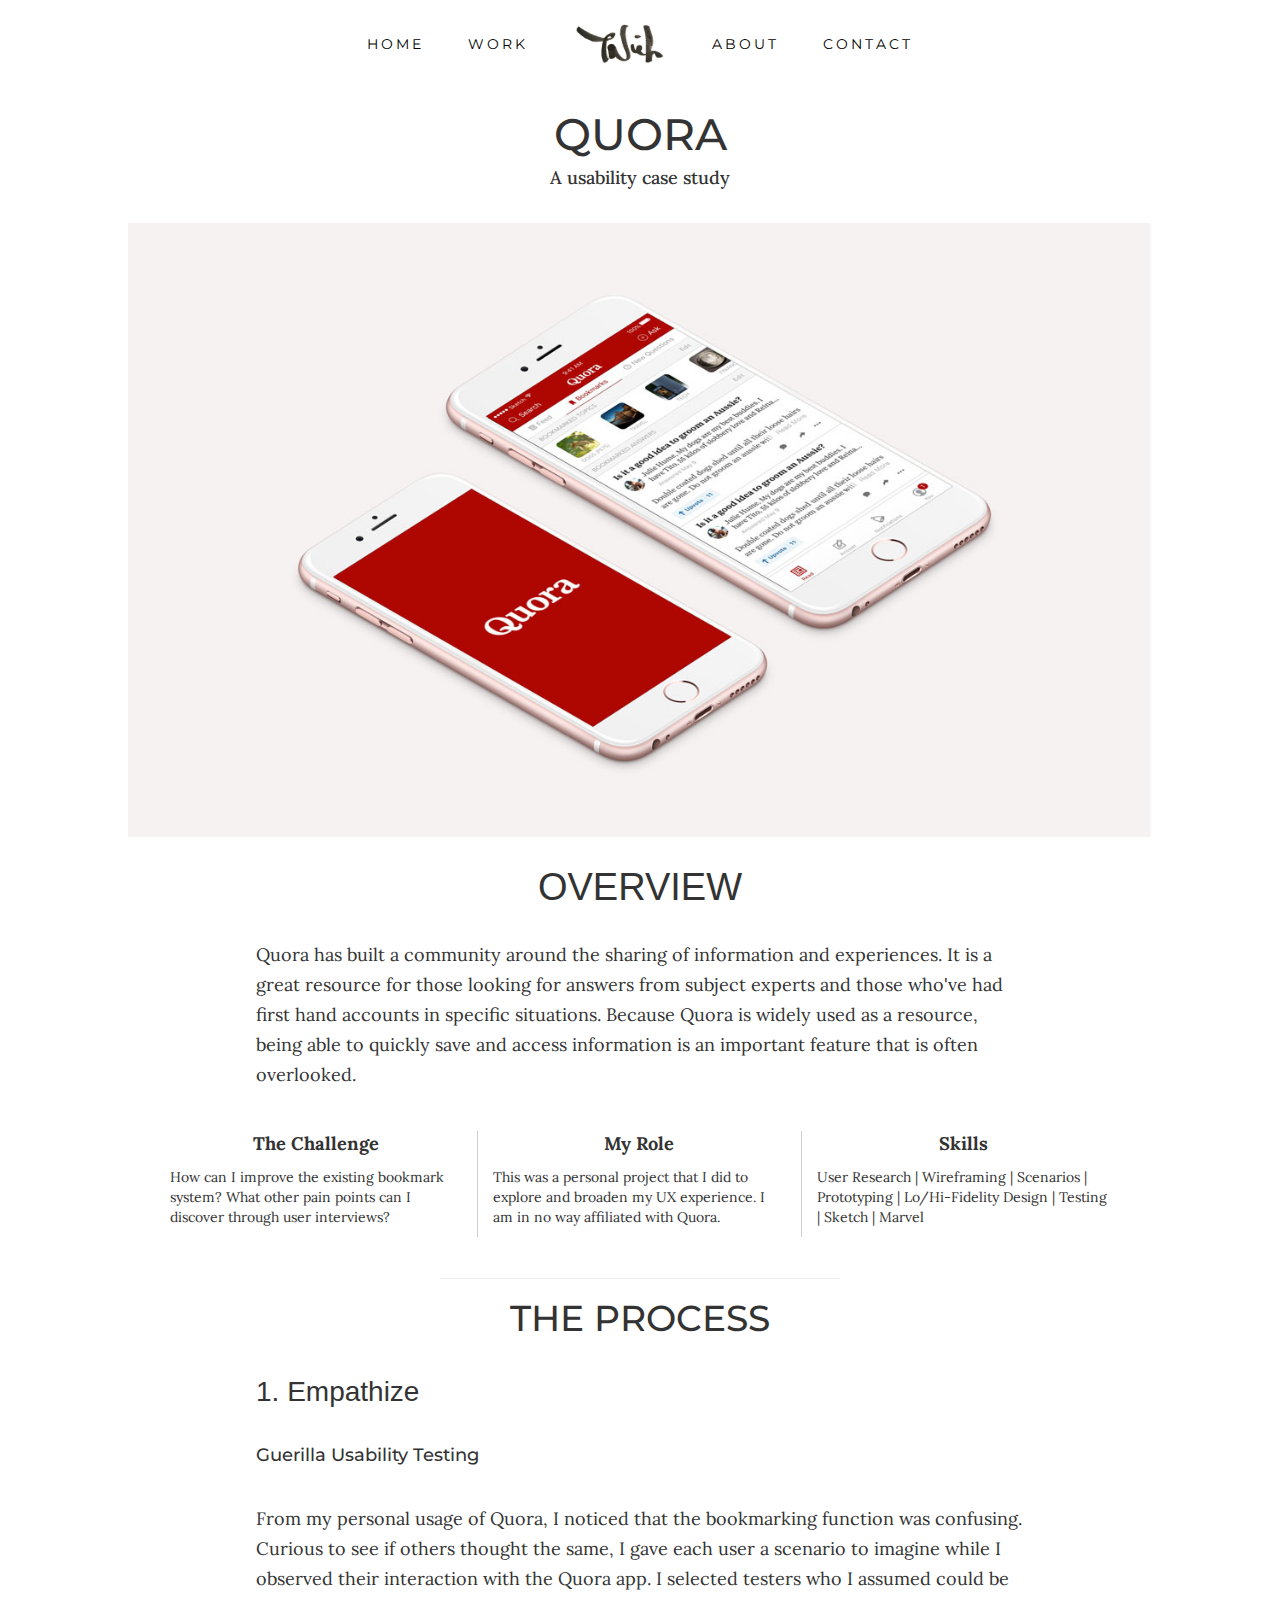
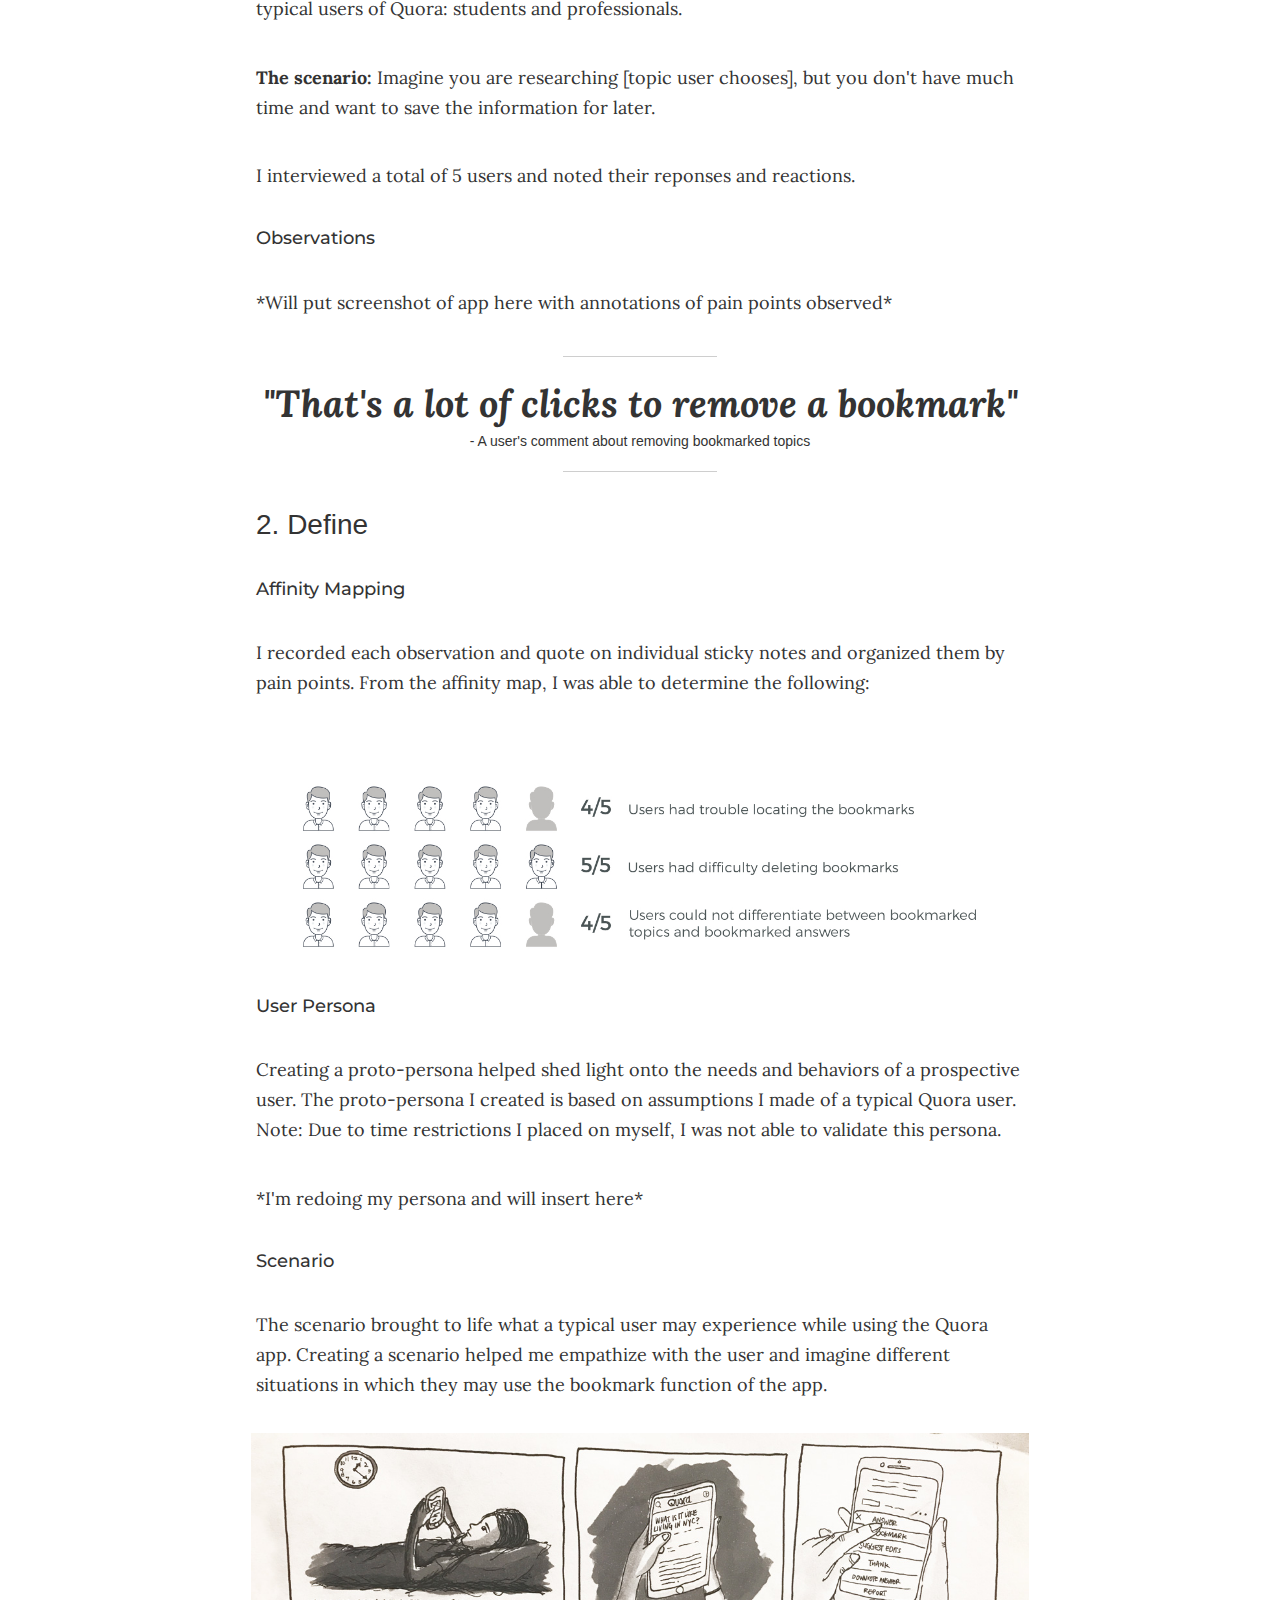
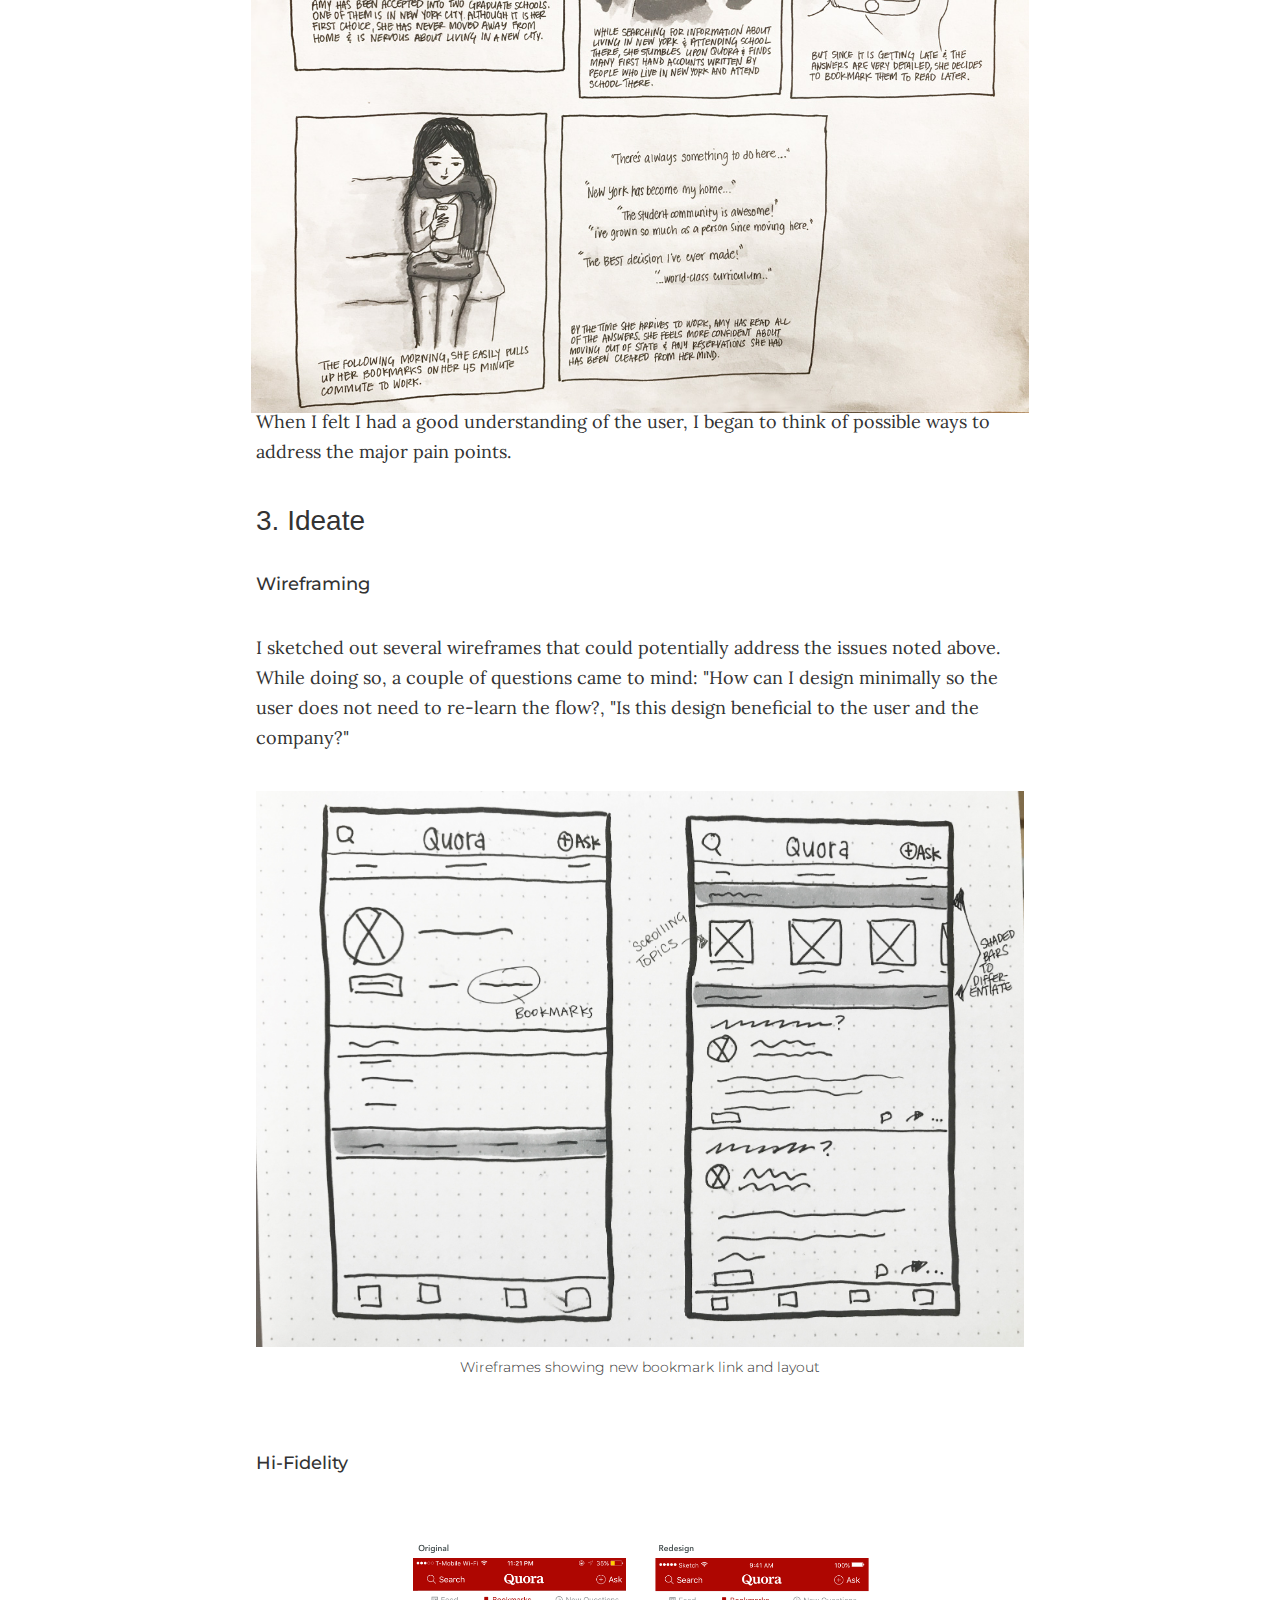
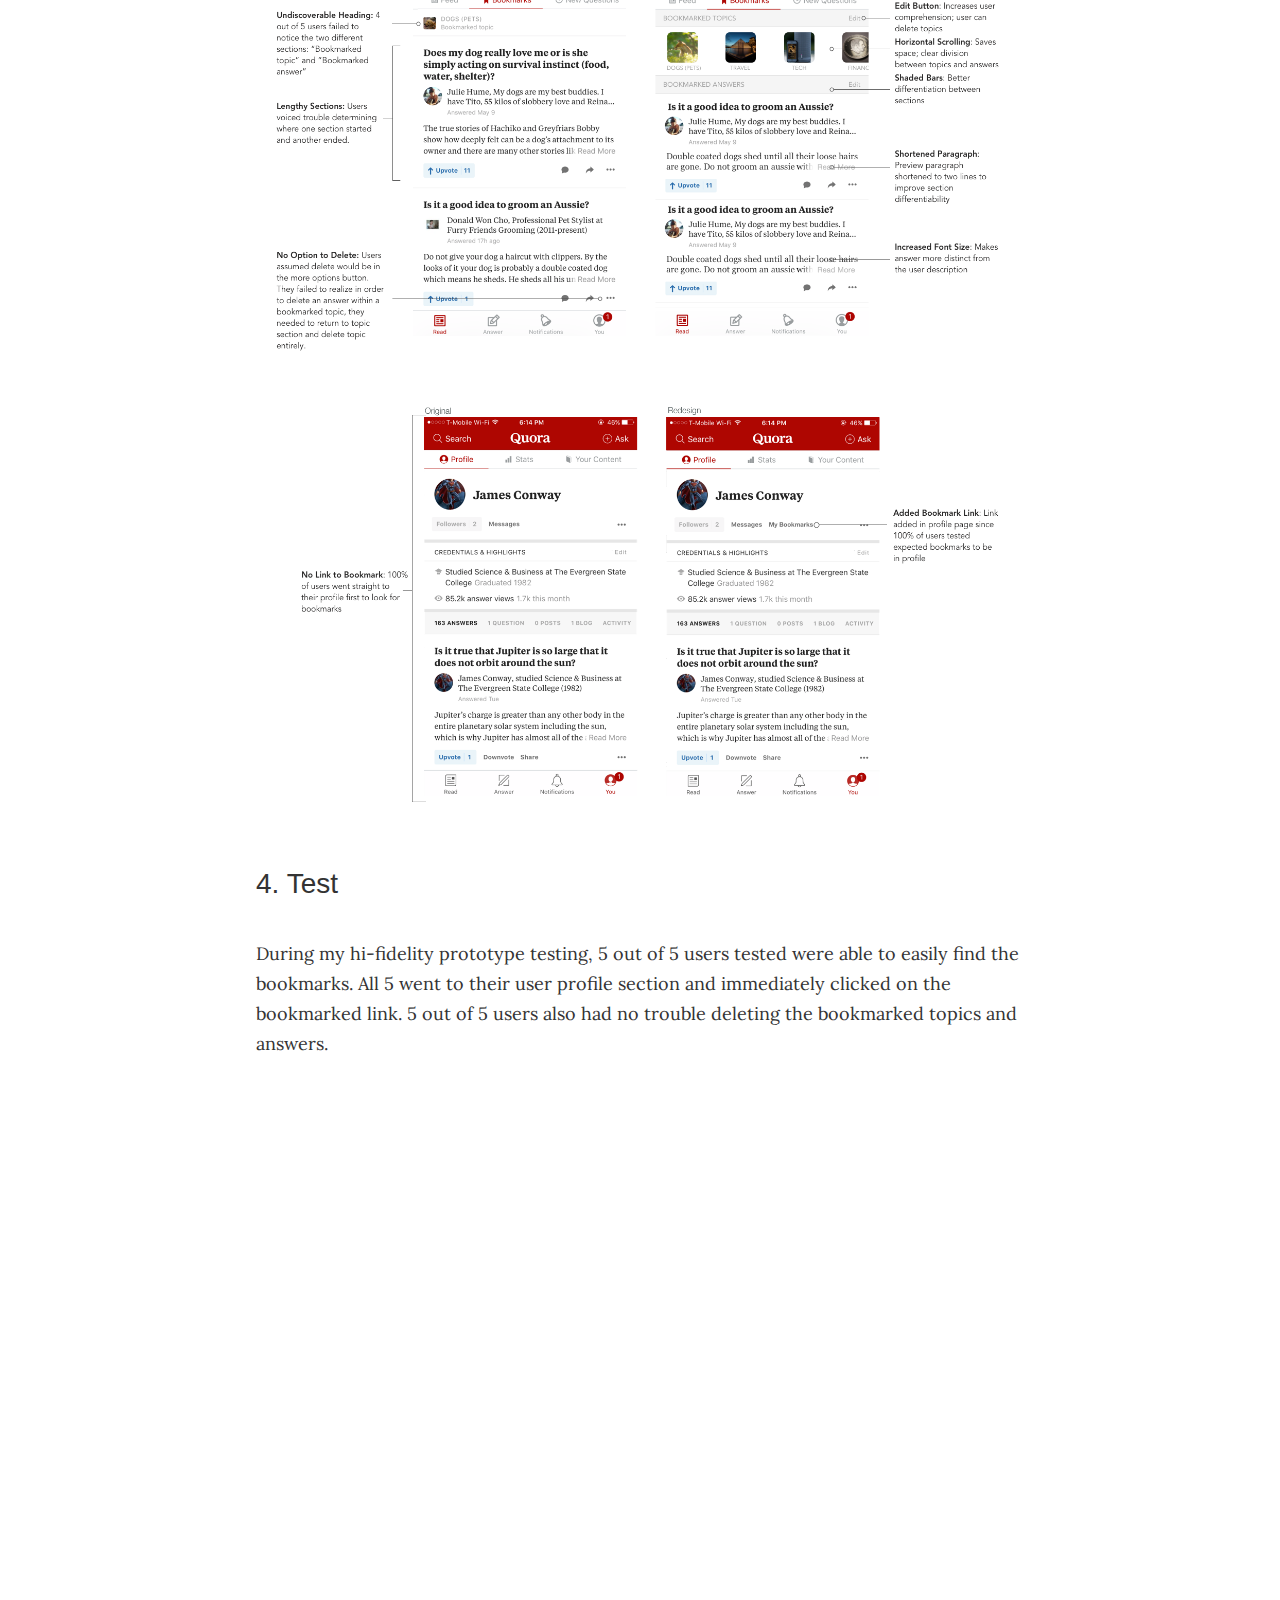
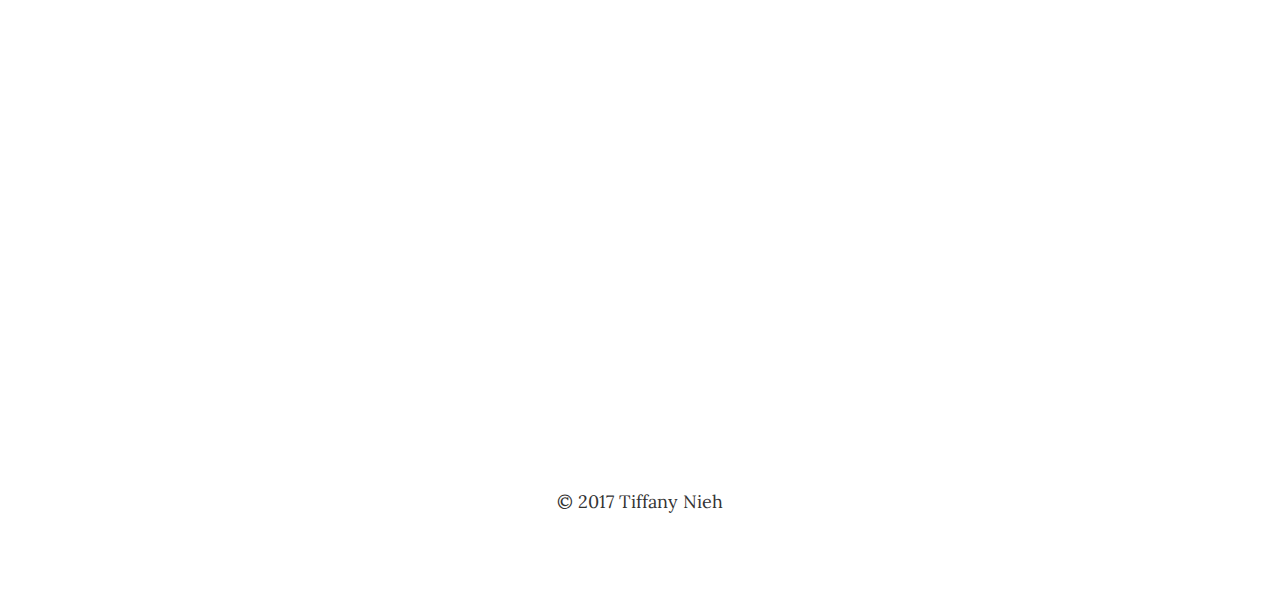
<file: html/quora.html>
<!DOCTYPE html>
<html>
    <head>
        <title>Tiffany Nieh | Quora</title>
        <link rel="icon" href="../images/favicon.ico">
        <link rel="stylesheet" href="../css/style.css">
        <link rel="stylesheet" href="https://maxcdn.bootstrapcdn.com/bootstrap/3.3.7/css/bootstrap.min.css" integrity="sha384-BVYiiSIFeK1dGmJRAkycuHAHRg32OmUcww7on3RYdg4Va+PmSTsz/K68vbdEjh4u" crossorigin="anonymous">
        <script src="https://ajax.googleapis.com/ajax/libs/jquery/3.2.1/jquery.min.js"></script>
        <link href="https://fonts.googleapis.com/css?family=Lora|Montserrat:300,400" rel="stylesheet">
        <!-- Global Site Tag (gtag.js) - Google Analytics -->
        <script async src="https://www.googletagmanager.com/gtag/js?id=UA-106460622-1"></script>
        <script>
          window.dataLayer = window.dataLayer || [];
          function gtag(){dataLayer.push(arguments)};
          gtag('js', new Date());

          gtag('config', 'UA-106460622-1');
        </script>
    </head>
    <body id="casestudy">
        <div class="header">
            <div class="menu">
                <ul class="menu_links">
                    <li><a href="../index.html">Home</a></li>
                    <li><a href="../index.html#portfolio">Work</a></li>
                    <li><a href="../index.html"><img class="logo" src="../images/Logov2.jpg"></a></li>
                    <li><a href="../index.html#about">About</a></li>
                    <li><a href="../html/contact.html">Contact</a></li>
                </ul>
            </div>
        </div>
        <div class="case-content">
            <div class="content-heading">
                <h1>Quora</h1>
                <h4>A usability case study</h4>
            </div>
            <div class="main_img">
                <img src="../images/quora.jpg">
            </div>
            <div class="overview">
                <h2>Overview</h2>
                    <p>Quora has built a community around the sharing of information and experiences. It is a great resource for those looking for answers from subject experts and those who've had first hand accounts in specific situations. Because Quora is widely used as a resource, being able to quickly save and access information is an important feature that is often overlooked. </p>
            </div>
            
            <div class="summary container-fluid container-max-width">
                <div class="row">
                  
                    <div class="col-md-4 col-bordered">
                        <center><span class="title"><p>The Challenge</p></span></center>
                            <p>How can I improve the existing bookmark system? What other pain points can I discover through user interviews?</p>
                    </div>
                    
                    <div class="col-md-4 col-bordered">
                        <center><span class="title"><p>My Role</p></span></center>
                            <p>This was a personal project that I did to explore and broaden my UX experience. I am in no way affiliated with Quora.  </p>
                    </div>
                    <div class="col-md-4 col-bordered">
                        <center><span class="title"><p>Skills</p></span></center>
                            <p>User Research | Wireframing | Scenarios | Prototyping | Lo/Hi-Fidelity Design | Testing | Sketch | Marvel</p>
                    </div>
                </div>
            </div>
            <hr>
            <div class="content-process">
                <h3 class="main">The Process</h3>
                
                <div class="section">
                    <h3>1. Empathize</h3>
                    <h4>Guerilla Usability Testing</h4>
                    
                        <p>From my personal usage of Quora, I noticed that the bookmarking function was confusing. Curious to see if others thought the same, I gave each user a scenario to imagine while I observed their interaction with the Quora app. I selected testers who I assumed could be typical users of Quora: students and professionals.
                        </p>       
                        <p><b>The scenario:</b> Imagine you are researching [topic user chooses], but you don't have much time and want to save the information for later. </p>
                        <p>I interviewed a total of 5 users and noted their reponses and reactions.</p>
                        
                        <h4>Observations</h4>
                        
                            <p>*Will put screenshot of app here with annotations of pain points observed*</p>
                </div>
                            <hr class="quote-div">
                                <span class="content-quote"><p>"That's a lot of clicks to remove a bookmark"</p> </span>
                                <center><figurecaption>- A user's comment about removing bookmarked topics</figurecaption></center>
                            <hr class="quote-div">
                    
                <div class="section">
                    <h3>2. Define</h3>
                    
                    <h4>Affinity Mapping</h4>
                    
                        <p>I recorded each observation and quote on individual sticky notes and organized them by pain points. From the affinity map, I was able to determine the following: </p>
                        <!--<ul>
                                <li><p>4 out of 5 users had trouble locating the bookmarks</p></li>
                                <li><p>5 out of 5 users had difficulty deleting bookmarks</p></li>
                                <li><p>4 out of 5 users could not differentiate between bookmarked topics and bookmarked answers</p></li>
                            </ul>-->
                        
                    <img src="../images/stats.jpg">
                    
                    <h4>User Persona</h4>
                        <p>Creating a proto-persona helped shed light onto the needs and behaviors of a prospective user. The proto-persona I created is based on assumptions I made of a typical Quora user. Note: Due to time restrictions I placed on myself, I was not able to validate this persona. </p>
                        
                        <p>*I'm redoing my persona and will insert here*</p>
                    
                    <!--<img src="Patrick_Persona.jpg">-->
                    
                    <h4>Scenario</h4>
                        <p>The scenario brought to life what a typical user may experience while using the Quora app. Creating a scenario helped me empathize with the user and imagine different situations in which they may use the bookmark function of the app.</p>
                        
                        <div class="artifacts">
                        <img class="image" src="../images/Scenario.jpg">
                        </div>
                        
                        <p>When I felt I had a good understanding of the user, I began to think of possible ways to address the major pain points.  </p>
                </div>
                    
                <div class="section">
                    <h3>3. Ideate</h3>
                    
                    <h4>Wireframing</h4>
                    
                        <p>I sketched out several wireframes that could potentially address the issues noted above. While doing so, a couple of questions came to mind: "How can I design minimally so the user does not need to re-learn the flow?, "Is this design beneficial to the user and the company?"   </p>
                    
                    <figure>
                        <img src="../images/Wireframes.jpg">
                            <figcaption>Wireframes showing new bookmark link and layout</figcaption>
                            
                    </figure>
                    <h4>Hi-Fidelity</h4>
                    <figure>
                        <img src="../images/Bookmark_Comparison.png">

                    </figure>
                    <figure>
                        <img src="../images/User_Profile_Compare.png">
                       
                    </figure>
                </div>
                <div class="section">
                    <h3>4. Test</h3>
                        <p> During my hi-fidelity prototype testing, 5 out of 5 users tested were able to easily find the bookmarks. All 5 went to their user profile section and immediately clicked on the bookmarked link. 5 out of 5 users also had no trouble deleting the bookmarked topics and answers. </p>
                    <div class="marvel-container"><center><iframe src="https://marvelapp.com/4bj0e0g?emb=1" width="452" height="901" allowTransparency="true" frameborder="0"></iframe></center>
                    </div>
                </div>
            
        </div>
        </div>
    
    </body>
    <footer class="footer"> 
        <div class="footer-text">&copy 2017 Tiffany Nieh</div>
    </footer>
</html>
</file>
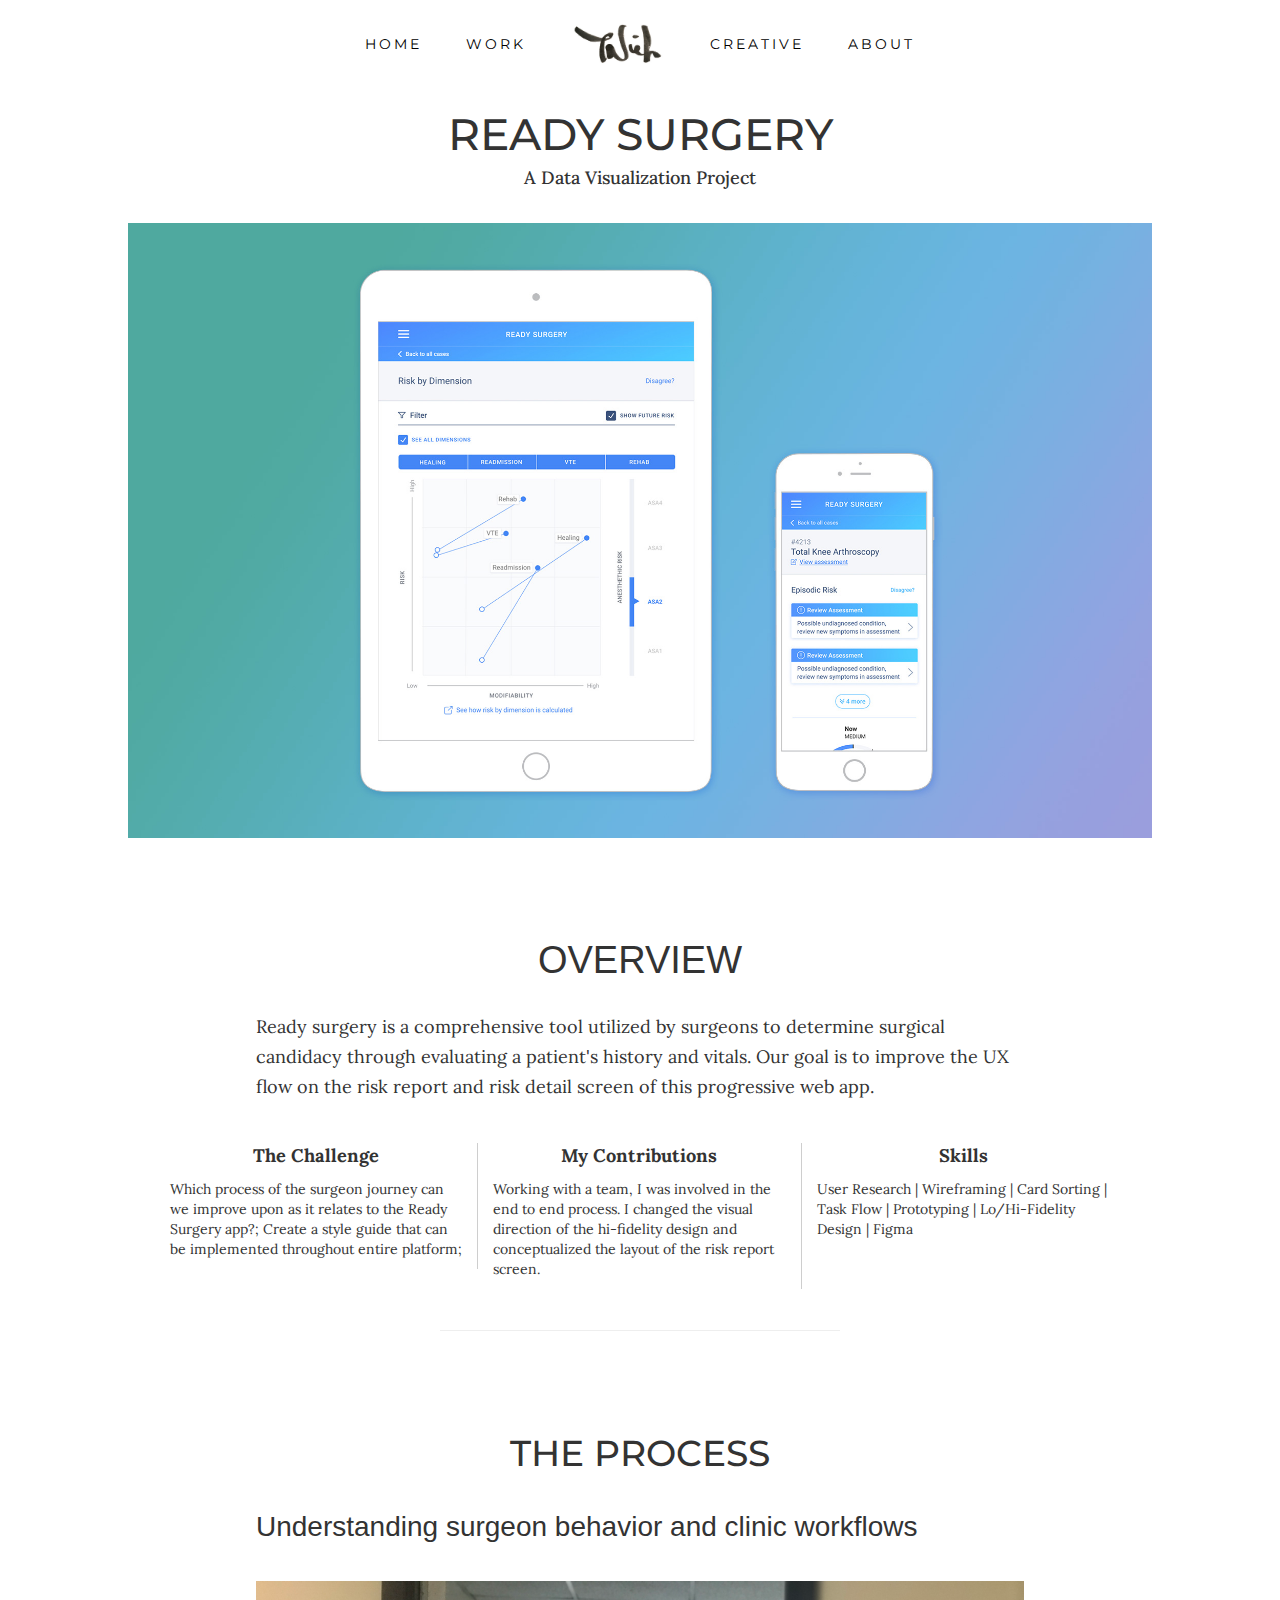
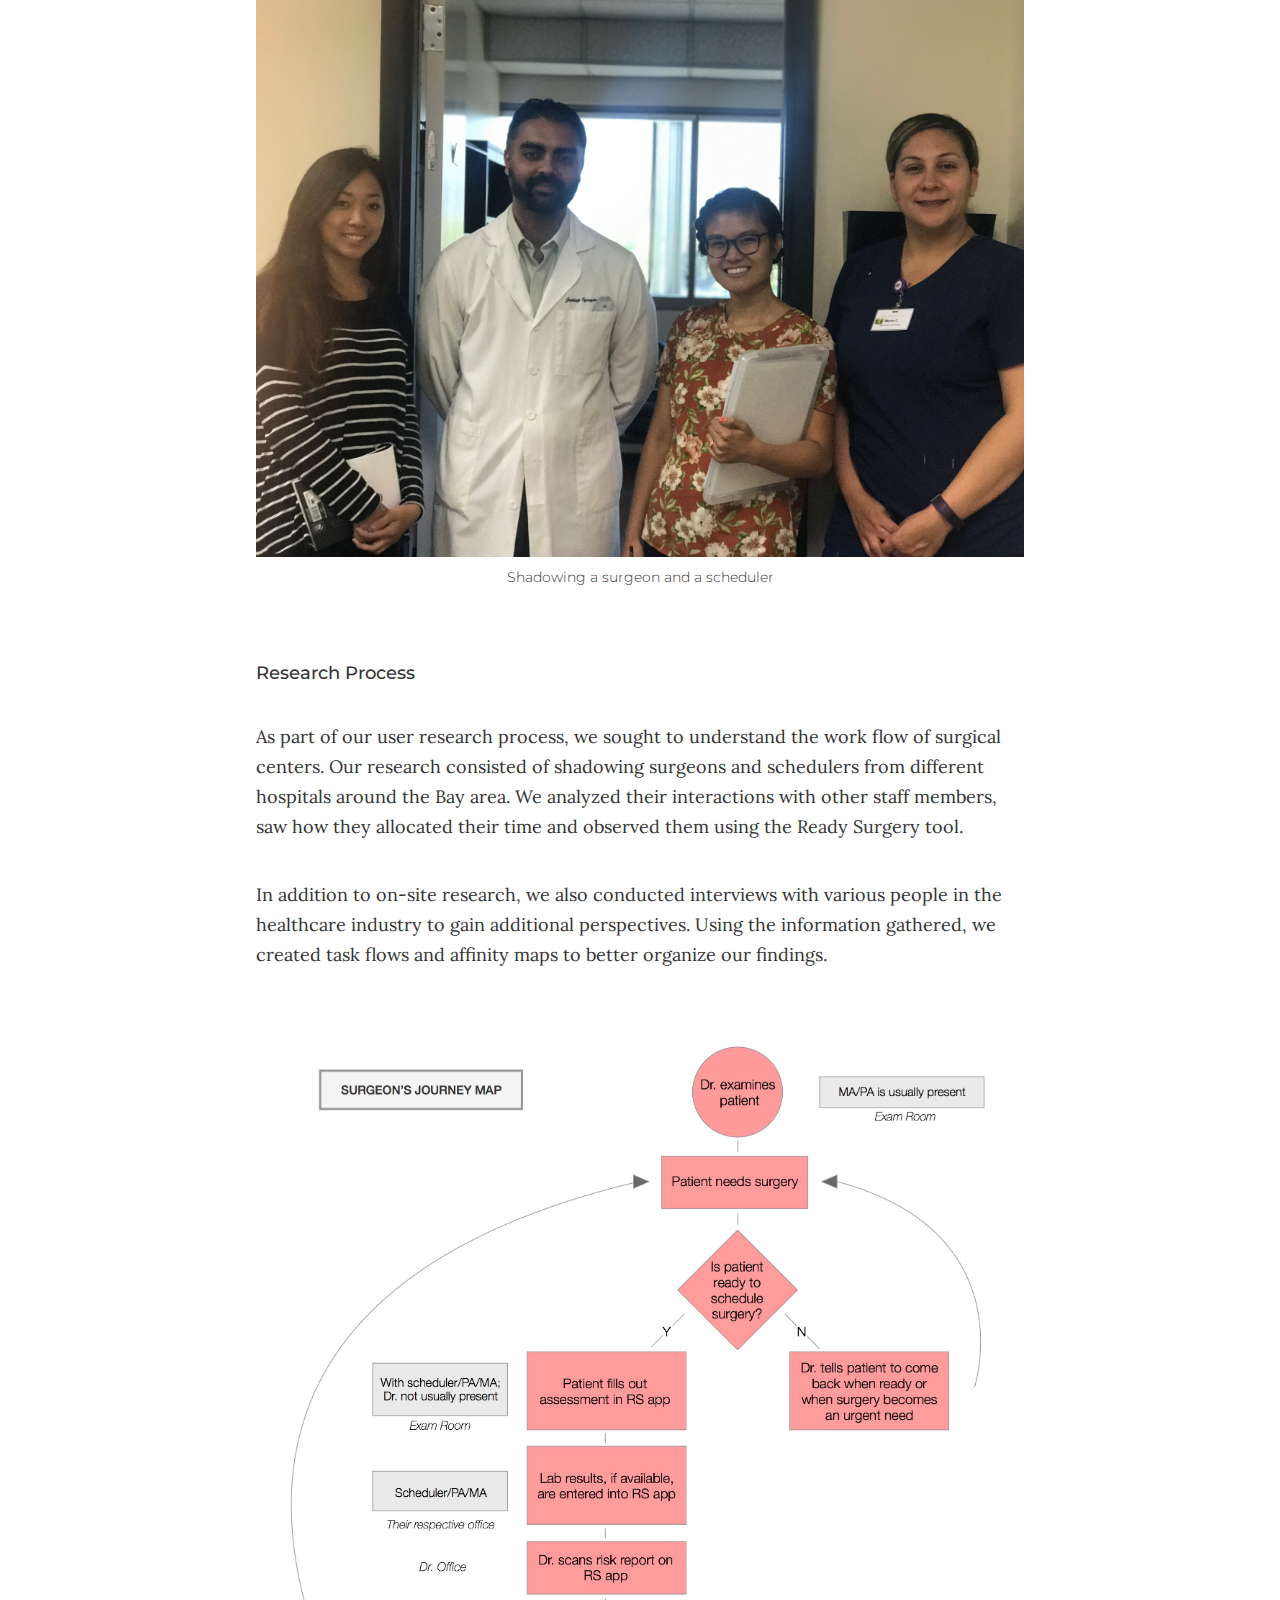
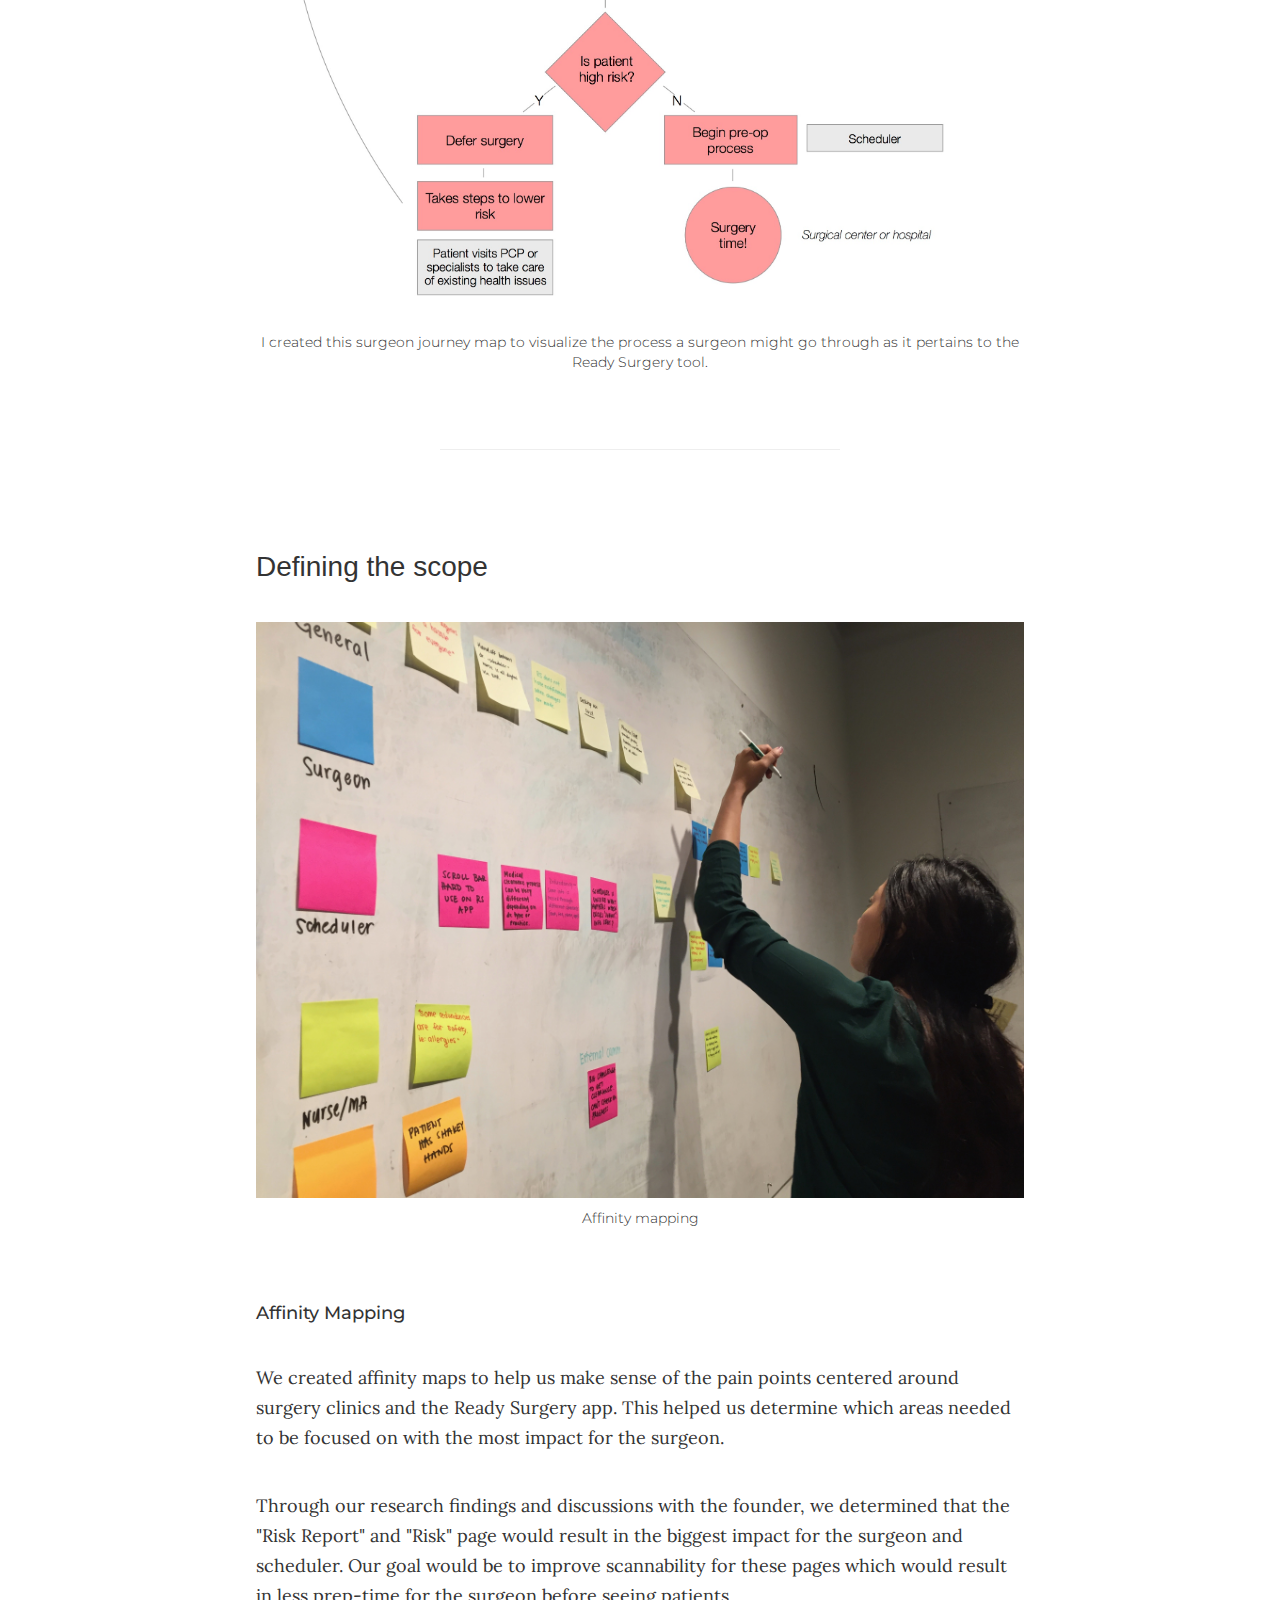
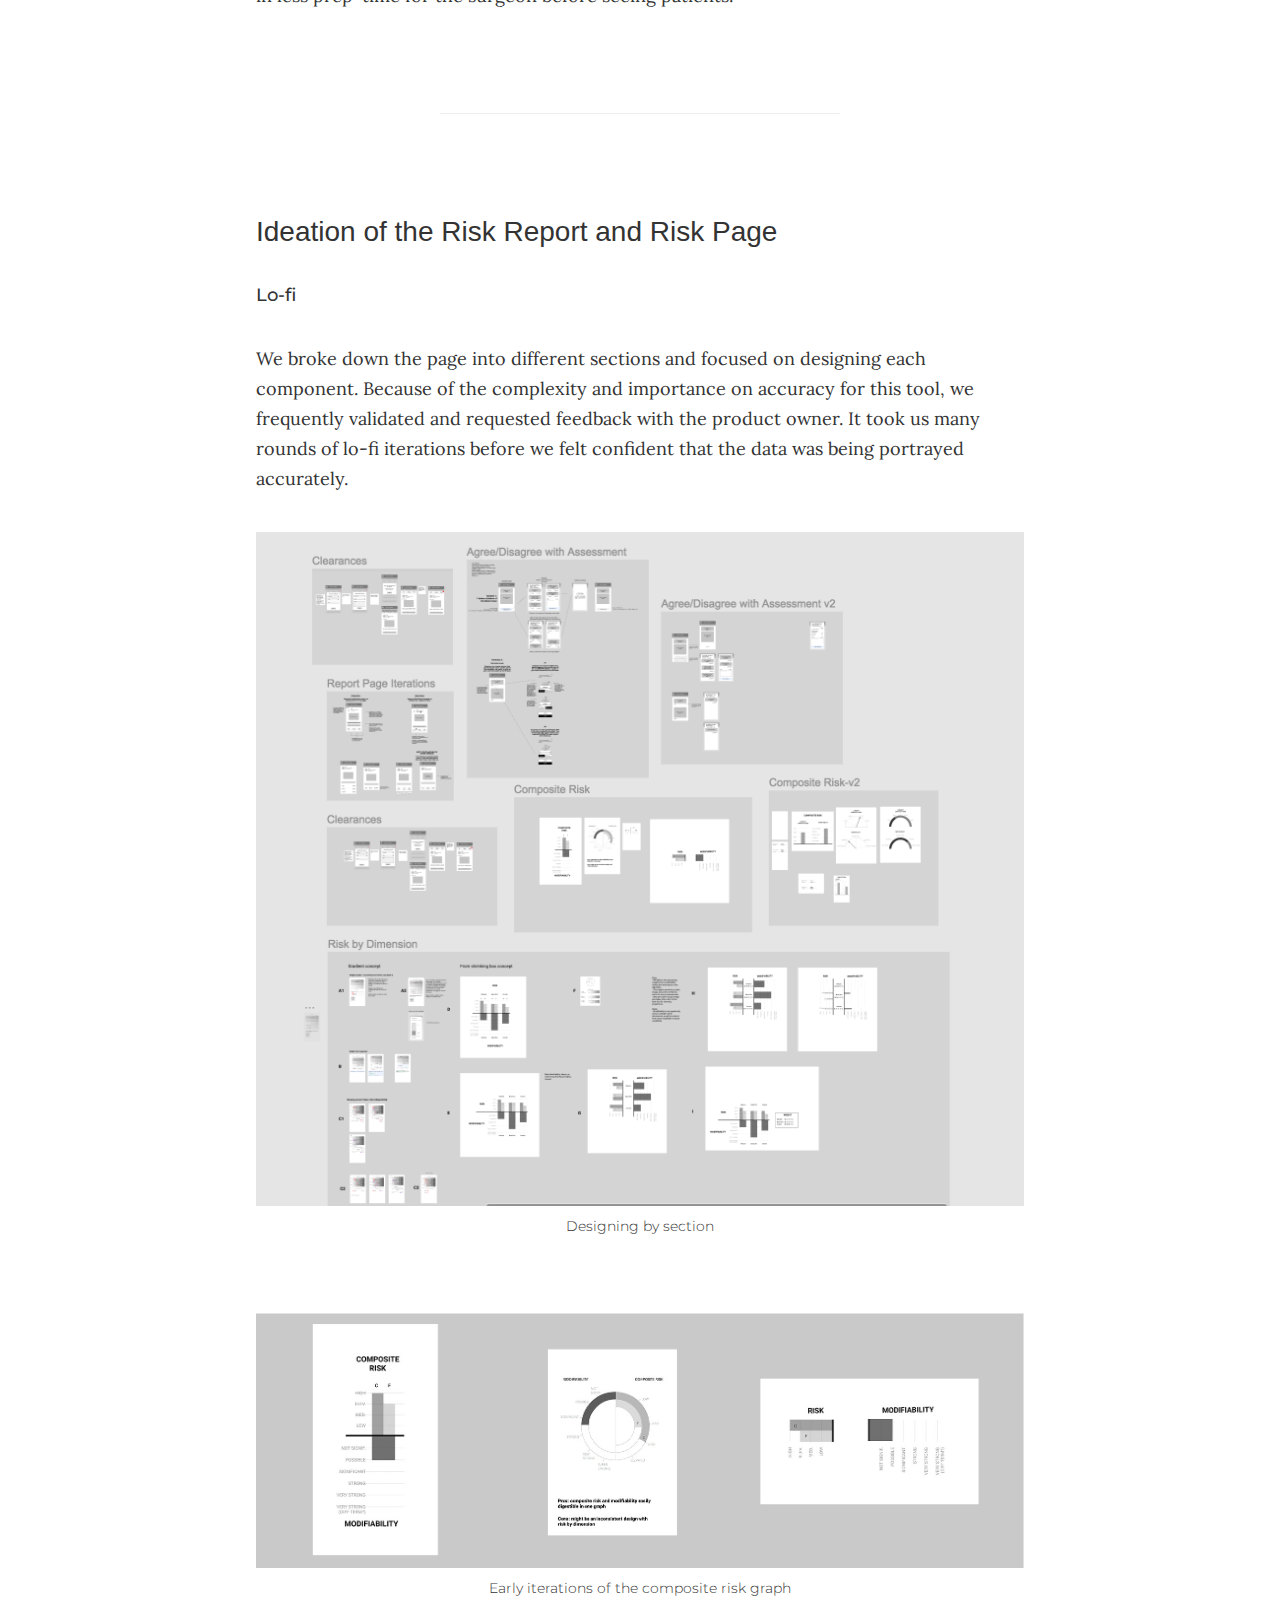
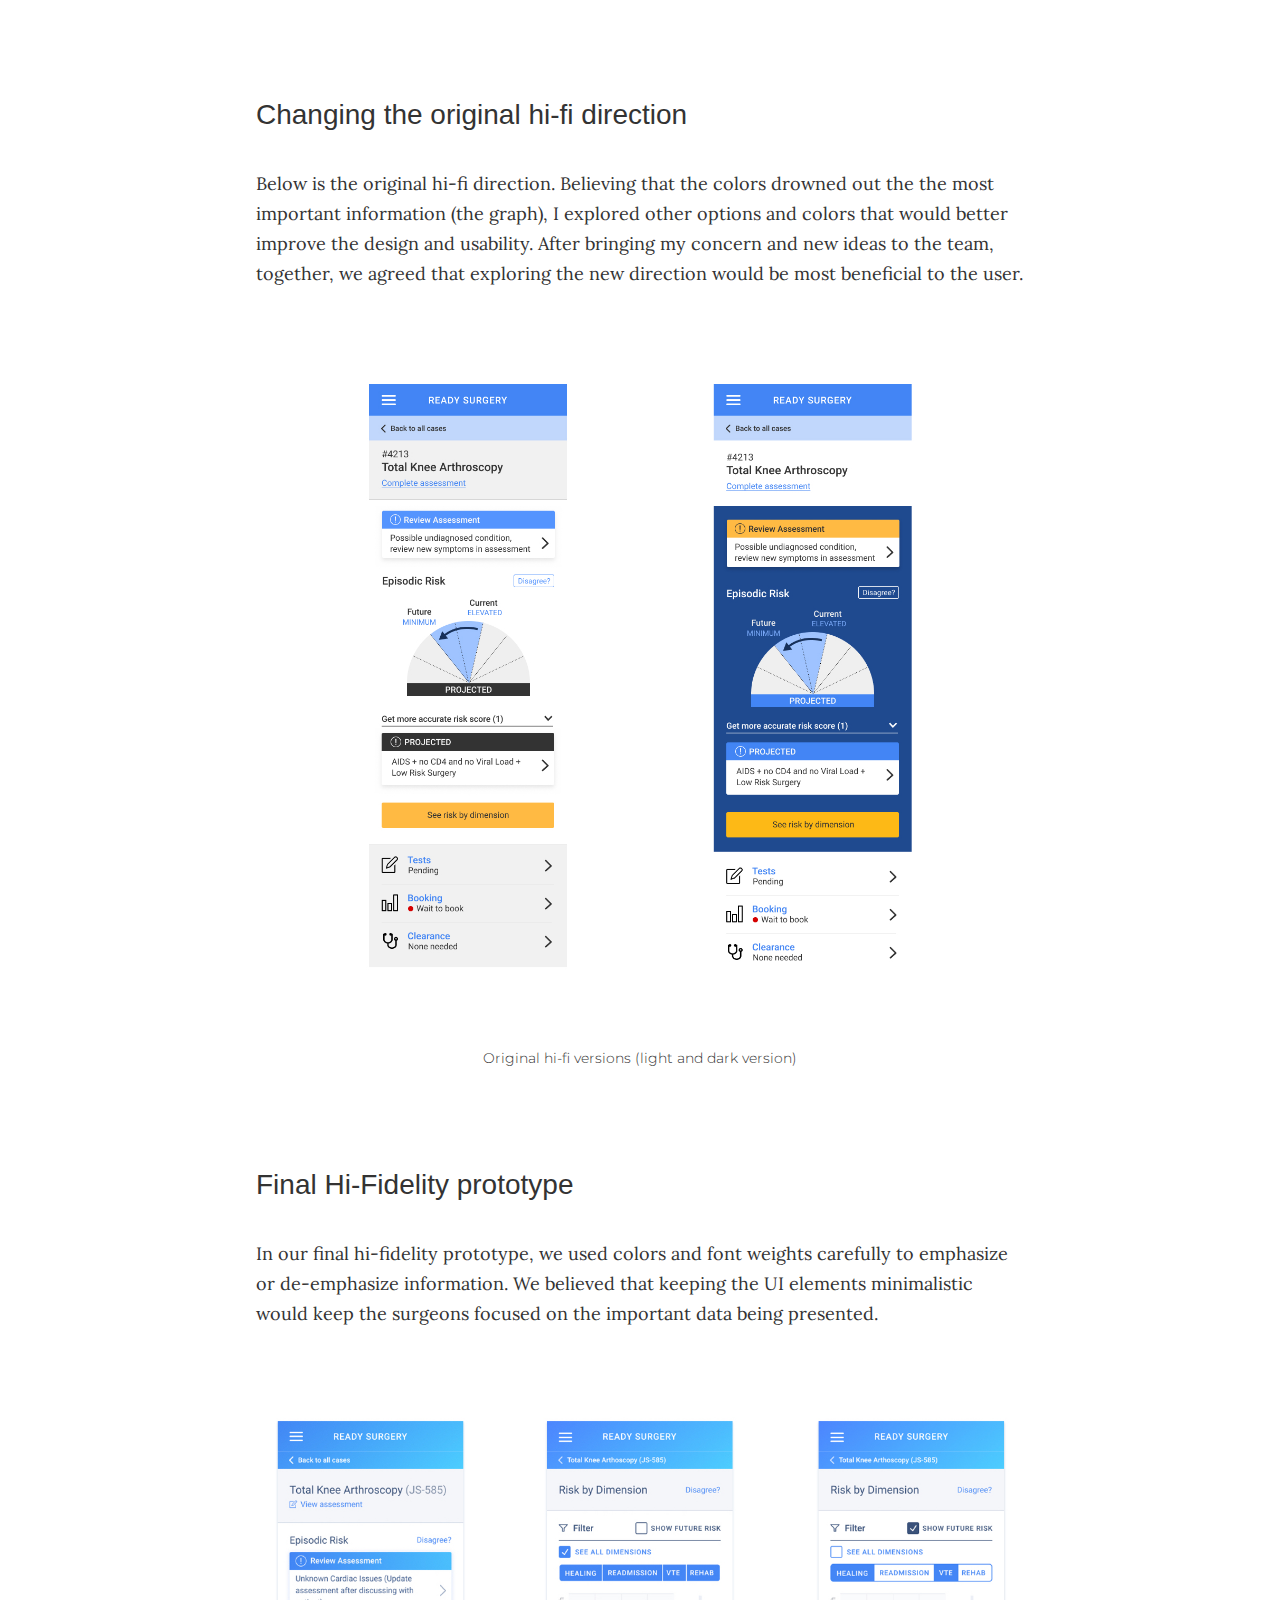
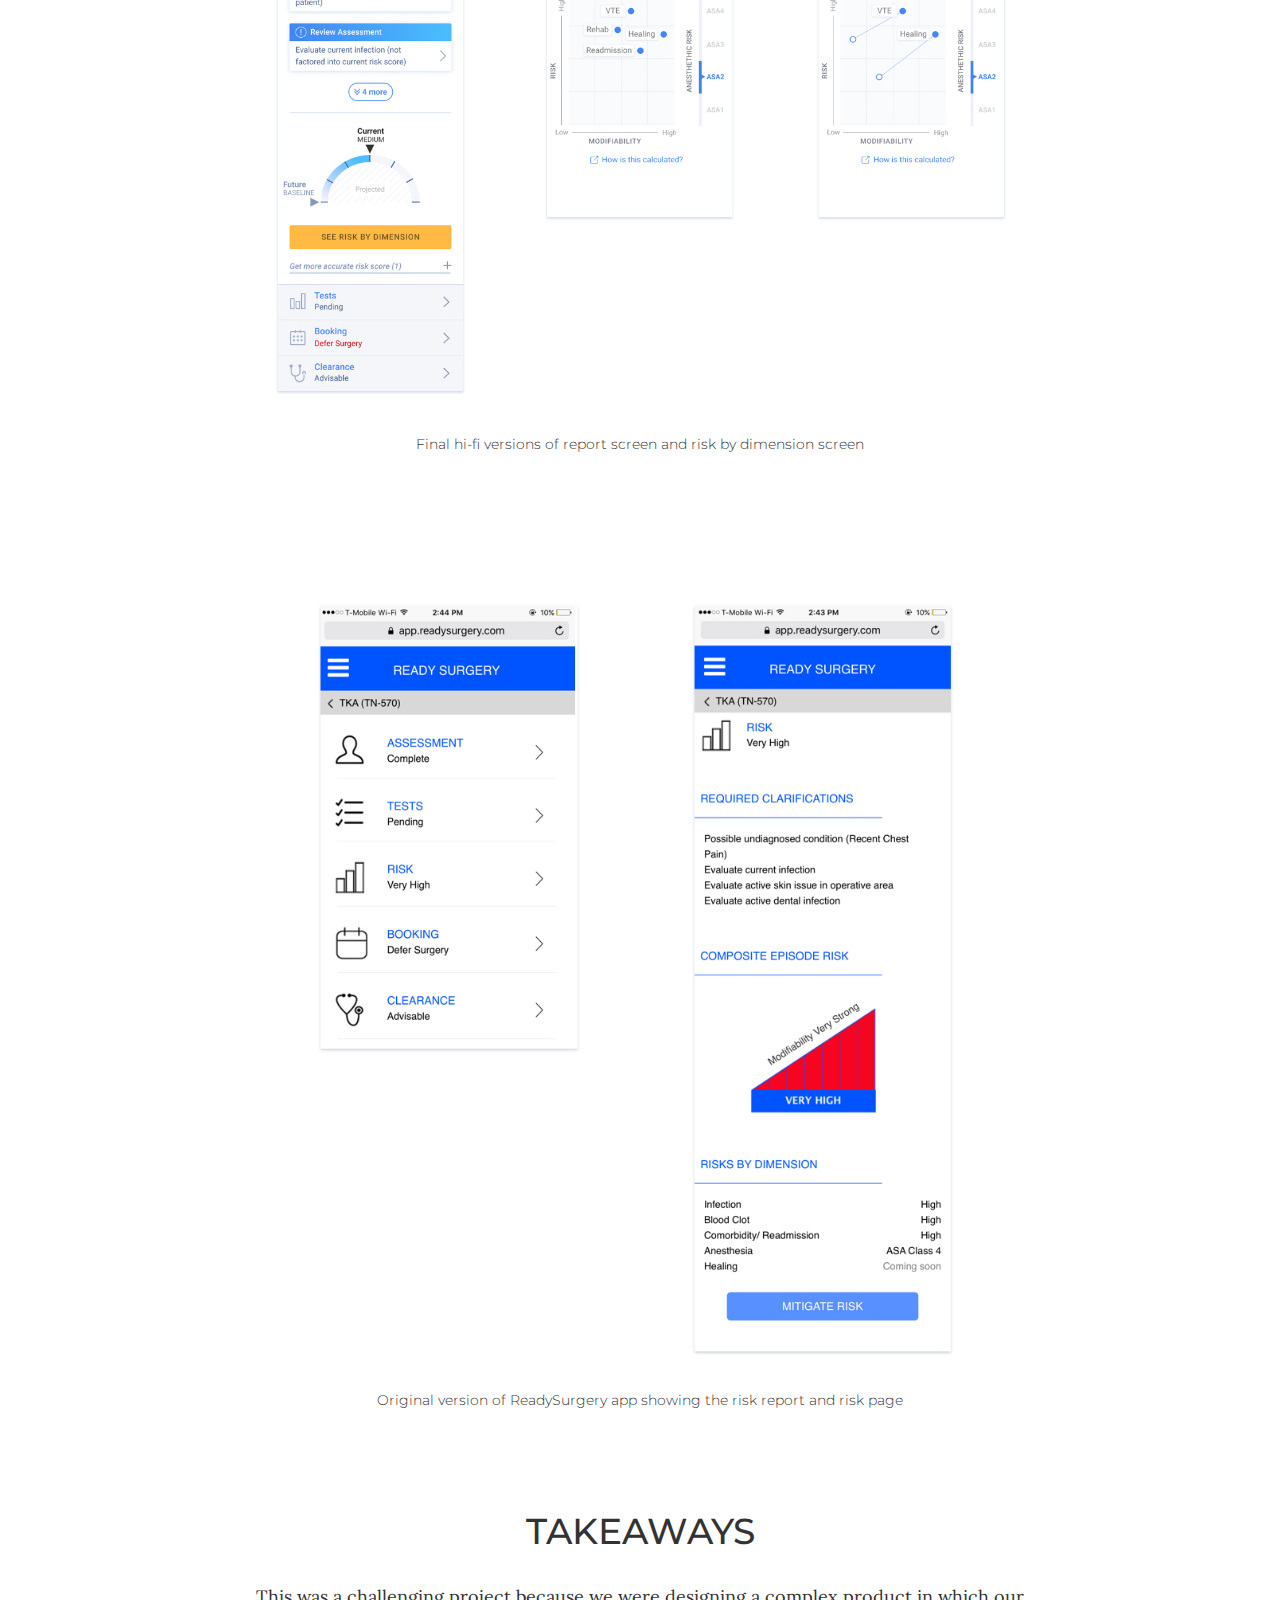
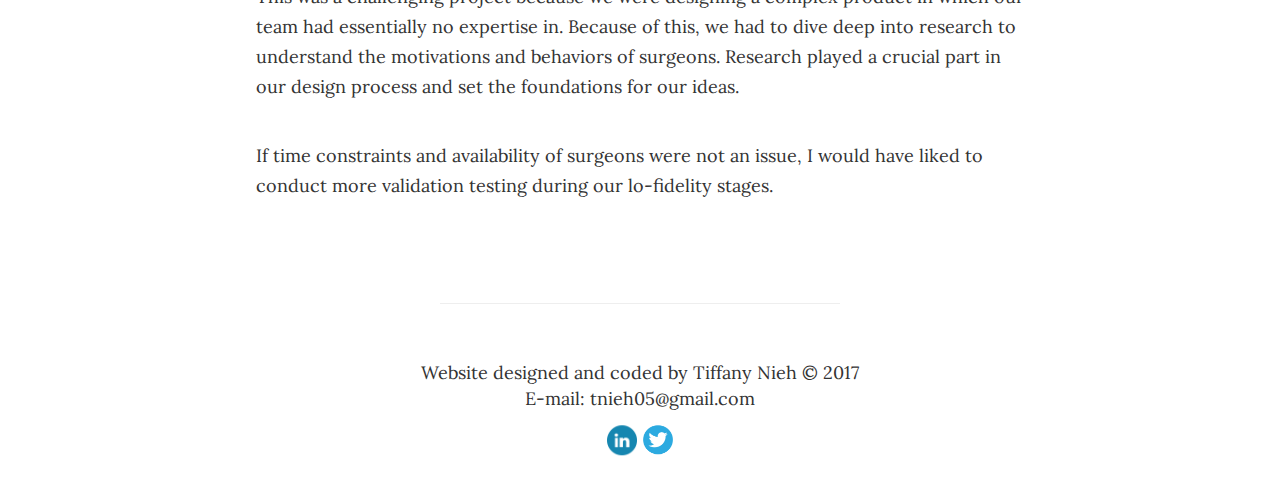
<file: html/readysurgery.html>
<!DOCTYPE html>
<html>
    <head>
        <title>Tiffany Nieh | Ready Surgery</title>
        <link rel="icon" href="../images/favicon.ico">
        <link rel="stylesheet" href="../css/style.css">
        <link rel="stylesheet" href="https://maxcdn.bootstrapcdn.com/bootstrap/3.3.7/css/bootstrap.min.css" integrity="sha384-BVYiiSIFeK1dGmJRAkycuHAHRg32OmUcww7on3RYdg4Va+PmSTsz/K68vbdEjh4u" crossorigin="anonymous">
        <script src="https://ajax.googleapis.com/ajax/libs/jquery/3.2.1/jquery.min.js"></script>
        <link href="https://fonts.googleapis.com/css?family=Lora|Montserrat:300,400" rel="stylesheet">
        <!-- Global Site Tag (gtag.js) - Google Analytics -->
        <script async src="https://www.googletagmanager.com/gtag/js?id=UA-106460622-1"></script>
        <script>
          window.dataLayer = window.dataLayer || [];
          function gtag(){dataLayer.push(arguments)};
          gtag('js', new Date());

          gtag('config', 'UA-106460622-1');
        </script>
    </head>
    <body id="casestudy">
        <div class="header">
            <div class="menu">
                <ul class="menu_links">
                    <li><a href="../index.html">Home</a></li>
                    <li><a href="../index.html#portfolio">Work</a></li>
                    <li><a href="../index.html"><img class="logo" src="../images/Logov2.jpg"></a></li>
                    <li><a href="../index.html#creative">Creative</a></li>
                    <li><a href="../index.html#about">About</a></li>
                </ul>
            </div>
        </div>
        <div class="case-content">
            <div class="content-heading">
                <h1>Ready Surgery</h1>
                <h4>A Data Visualization Project</h4>
            </div>
            <div class="main_img">
                <img src="../images/ReadySurgery_Mockup.jpg">
            </div>
            
            <div class="large_section">
            <div class="overview">
                <h2>Overview</h2>
                    <p> Ready surgery is a comprehensive tool utilized by surgeons to determine surgical candidacy through evaluating a  patient's history and vitals. Our goal is to improve the UX flow on the risk report and risk detail screen of this progressive web app.</p>
            </div>
            <div class="summary container-fluid container-max-width">
                <div class="row">
                    <div class="col-md-4 col-bordered">
                        <center><span class="title"><p>The Challenge</p></span></center>
                            <p>Which process of the surgeon journey can we improve upon as it relates to the Ready Surgery app?; Create a style guide that can be implemented throughout entire platform;</p>
                    </div>
                    <div class="col-md-4 col-bordered">
                        <center><span class="title"><p>My Contributions</p></span></center>
                            <p>Working with a team, I was involved in the end to end process. I changed the visual direction of the hi-fidelity design and conceptualized the layout of the risk report screen.</p>
                    </div>
                    <div class="col-md-4 col-bordered">
                        <center><span class="title"><p>Skills</p></span></center>
                            <p>User Research | Wireframing | Card Sorting | Task Flow | Prototyping | Lo/Hi-Fidelity Design | Figma</p>
                    </div>
                </div>
            </div>
            <hr>
            </div>
            <div class="content-process">
                <h3 class="main">The Process</h3>
                    <div class="section">
                    <h3>Understanding surgeon behavior and clinic workflows</h3>

                    <figure>
                        <img src="../images/shadow.JPG">
                        <figcaption>Shadowing a surgeon and a scheduler</figcaption>
                    </figure>

                        <h4>Research Process</h4>
                        <p>As part of our user research process, we sought to understand the work flow of surgical centers. Our research consisted of shadowing surgeons and schedulers from different hospitals around the Bay area. We analyzed their interactions with other staff members, saw how they allocated their time and observed them using the Ready Surgery tool. </p>

                        <p>In addition to on-site research, we also conducted interviews with various people in the healthcare industry to gain additional perspectives. Using the information gathered, we created task flows and affinity maps to better organize our findings.</p>
                        <figure>
                            <img src="../images/Surgeon_Journey_Map.jpg">
                            <figcaption>I created this surgeon journey map to visualize the process a surgeon might go through as it pertains to the Ready Surgery tool.</figcaption>
                        </figure>
                        <hr>
                       
                </div>
                <div class="large_section"> 
                <div class="section">
                    <h3>Defining the scope</h3>
                    <figure>
                        <img class="scenario" src="../images/Affinity_Map.jpg">
                        <figcaption>Affinity mapping</figcaption>
                    </figure>

                    <h4>Affinity Mapping</h4>
                    
                        <p>We created affinity maps to help us make sense of the pain points centered around surgery clinics and the Ready Surgery app. This helped us determine which areas needed to be focused on with the most impact for the surgeon.</p>
                        
                        <p>Through our research findings and discussions with the founder, we determined that the "Risk Report" and "Risk"  page would result in the biggest impact for the surgeon and scheduler. Our goal would be to improve scannability for these pages which would result in less prep-time for the surgeon before seeing patients.</p>
   
                    
                </div>
                </div>
                <hr>
                <div class="large_section">
                <div class="section">
                    <h3>Ideation of the Risk Report and Risk Page</h3>
                    <h4>Lo-fi</h4>
                    <p>We broke down the page into different sections and focused on designing each component. Because of the complexity and importance on accuracy for this tool, we frequently validated and requested feedback with the product owner. It took us many rounds of lo-fi iterations before we felt confident that the data was being portrayed accurately.</p>
                    <figure>
                        <img src="../images/RS_LoFi.png">
                        <figcaption>Designing by section</figcaption>
                        <img src="../images/RS_Wireframing.jpg">
                        <figcaption>Early iterations of the composite risk graph</figcaption>
                    </figure>
                </div>
                </div>
                <div class="large_section">
                    <div class="section rshifi">
                        <h3>Changing the original hi-fi direction</h3>
                        <p>Below is the original hi-fi direction. Believing that the colors drowned out the the most important information (the graph), I explored other options and colors that would better improve the design and usability. After bringing my concern and new ideas to the team, together, we agreed that exploring the new direction would be most beneficial to the user. </p>
                        <figure>
                        <img src="../images/originalhifi.jpg">
                            <figcaption>Original hi-fi versions (light and dark version)</figcaption>
                        </figure>
                    </div>
                </div>
                <div class="large_section">
                    <div class="section rshifi">
                        <h3>Final Hi-Fidelity prototype</h3>
                        <p>In our final hi-fidelity prototype, we used colors and font weights carefully to emphasize or de-emphasize information. We believed that keeping the UI elements minimalistic would keep the surgeons focused on the important data being presented.</p>
                        <figure>
                        <img src="../images/rs_hifi.jpg">
                            <figcaption>Final hi-fi versions of report screen and risk by dimension screen</figcaption>
                        </figure>
                        
                       
                        <figure>
                        <img src="../images/rs_before.jpg">
                            <figcaption>Original version of ReadySurgery app showing the risk report and risk page</figcaption>
                        </figure>
                    </div>
                </div>
                  <div class="large_section"> 
                <div class="section">
                    <h2>Takeaways</h2>
                        <p>This was a challenging project because we were designing a complex product in which our team had essentially no  expertise in. Because of this, we had to dive deep into research to understand the motivations and behaviors of surgeons. Research played a crucial part in our design process and set the foundations for our ideas.</p>
                     <p>If time constraints and availability of surgeons were not an issue, I would have liked to conduct more validation testing during our lo-fidelity stages.</p>
                        
                </div>
                </div>
                
            
        </div>
        </div>
    
    </body>
    <hr>
    <footer class="footer"> 
        <div class="footer-text">
            <center>Website designed and coded by Tiffany Nieh &copy 2017</center>
            <p>E-mail: tnieh05@gmail.com</p>
            <p><a href="https://www.linkedin.com/in/tiffanynieh/" target="_blank"><img class="socialmedia" src="../images/linkedin.png"></a><a href="https://www.twitter.com/tiffanynieh" target="_blank"><img class="socialmedia" src="../images/twittericon.png"></a></p>
        </div>
    </footer>
</html>
</file>
<file: css/style.css>
/* Adds border to summary when screen width is over 992px */
@media screen and (min-width:992px) {
    .col-bordered {
        border-right: 1px solid #cecece;
    }

    .col-bordered:last-child {
        border-right: none;
    } 
    .col-bordered-145 {
        height: 145px;
        border-right: 1px solid #cecece;
    }

    .col-bordered-145:last-child {
        border-right: none;
    }

    
}

body, html {
    height: 100%;
    margin: 0px;
}

/* background image for case study pages */
#casestudy {
    background-color: white;
}

/* nav bar for menu */
.header {
    height: 10%;
    background-color: white;
    width: 100%;
    position: fixed;
    z-index: 1;
    display: flex;
    align-items: center;
    justify-content: center;
}

ul {
    padding: 0;
}

.form-area {
    width: 50%;
    margin: auto;
}

.menu_links li {
    display: inline;
    padding: 20px;
}

/* menu links */
li a {
    text-decoration: none;
    font-family: "montserrat";
    color: #000000;
    text-transform: uppercase;
    letter-spacing: 3px;
}

.header img {
    width: 10%;
}

/* hover for menu links */
a:hover {
    text-decoration: underline;
}

.menu {
    width: 960px;
    text-align: center;       
}

.menu_links {
    margin-bottom: 0;
}

/*F67280*/
.hero-image {
    background-color: white;
    height: 100%;
    background-size: cover;
    background-position: center;
    background-repeat: no-repeat;
    position: relative;
    padding: 0;
    margin: 0;
}

.hero-text {
    color: black;
    text-align: left;
    position: absolute;
    top: 50%;
    left: 50%;
    transform: translate(-50%, -50%);
}

.hero-text h1 {
    font-family: "montserrat";
    font-size: 64px;
    margin-bottom: 5%;
}

.hero-text p {
    font-family: "Lora";
    font-size: 18px;
}

.about-text {
    color: black;
/*    position: absolute;*/
/*    top: 50%;*/
/*    left: 50%;*/
/*    transform: translate(-50%, -50%);*/
}

.about-text h1 {
    font-family: "montserrat";
    font-size: 64px;
    margin-bottom: 5%;
}

.foliotitle {
    font-size: 40px;
}
.flat-button button {
    border-radius: 3px;
    box-shadow: 0 2px 5px 0 rgba(211, 218, 227, 100);
}

.button {
        margin: 10% 0 0 0;
        width: 150px;
        font-size: 20px;
        padding:7%;
        color: white;
        background-color: #2ecc71;
        border: none;
        border-radius: 0;
        box-shadow: inset 0 -2px #28be68;
        outline: none;
        border-bottom: 2px solid #28be68;
}

.about-text p {
    font-family: "Lora";
    font-size: 18px;
}

.contact-text {
    color: black;
    position: absolute;
    top: 50%;
    left: 50%;
    transform: translate(-50%, -50%);
}

.email {
    font-weight: bold;
}

.contact-text h1 {
    font-family: "montserrat";
    font-size: 64px;
    margin-bottom: 5%;
}

.contact-text p {
    font-family: "Lora";
    font-size: 18px;
    width: 100%;
}

.summary {
    margin: 4% 0;
}

/* div for portfolio section */
.portfolio {
    background-color: white;
    background-position: center;
    background-repeat: repeat;
    position: relative;
    padding: 0;
    margin: 0;
}

figure {
    margin: 5% 0 10% 0;
}

figcaption {
    padding-top: 10px;
    text-align: center;
    font-family: "Montserrat";
    font-weight: 300;
    font-size: 14px;
    margin-bottom: 10%;
}

.cardsort {
    
    margin: auto;
}

.mercari-prototype {
    width: 300px;
    margin: auto;
}

.large_section {
    margin-top: 10%;
    margin-bottom: 10%;
}

/* container for portfolio images */
.mywork {
    text-align: center;
}

.about {
    background-color: #white;
/*    height: 100%;*/
/*    background-position: center;*/
/*    background-repeat: repeat;*/
    position: relative;
    padding: 5em 10em 10em 10em;
    margin: 0;
}

.color h3 {
    font-family: "avenir";
    text-transform: uppercase;
    letter-spacing: 5px;
}
.creative {
    background-color: #white;
/*    height: 100%;*/
/*    background-position: center;*/
/*    background-repeat: repeat;*/
    position: relative;
    margin: 0;
}


.contact {
    background-color: white;
    height: 100%;
    background-position: center;
    background-repeat: repeat;
    position: relative;
    padding: 0;
    margin: 0;
}

hr {
    margin: 0 auto;
}

h1 {
    margin: 0;
}

footer {
    height: 20%;
    position: relative;
}

.footer-text {
    text-align: center;
    font-family: "lora";
    position: absolute;
    top: 50%;
    left: 50%;
    transform: translate(-50%, -50%);
    width: 50%;
    font-size: 18px;
}

.footer-text p {
    text-align: center;
    font-family: "Lora";
    font-size: 18px;
}

/* main div that contains all contents for case study pages */
.case-content {
    width: 80%;
    margin: auto;
}

/* Main title */
.content-heading h1 {
    text-align: center;
    padding-top: 110px;
    margin-top: 0;
    font-family: "montserrat";
    font-size: 44px ;
    text-transform: uppercase;
}

/* Sub-title */
.content-heading h4 {
    font-family: "Lora";
    font-size: 18px;
    text-align: center;
}

/* Main hero image for case study page */
.main_img img {
    margin-top: 25px;
    max-width: 100%;
}

.main_img {
    text-align: center;
}

h2 {
    font-family: "montserrat";
    text-transform: uppercase;
    font-size: 38px;
    text-align: center;
}

.overview p {
    font-family: "lora";
    font-size: 18px;
    line-height: 30px;
    width: 75%;
    margin: 3% auto;
}

.overview h2 {
    margin: 3%;
    font-size: 38px;
}

.content-process h2 {
    margin: 0% 0 5% 0;
    font-size: 38px;
}
.content-process img {
    display: block;
    margin-left: auto;
    margin-right: auto;
}

/* Main Text for content */
.content-process .main {
    font-family: "montserrat";
    text-transform: uppercase;
    font-size: 36px;
    text-align: center;
}

.section .portrait_img {
    image-orientation: -90deg;
}

/* Text container for all sections */
.section {
    width: 75%;
    margin: auto;
    margin-bottom: 1%;
}

.section img {
    width: 100%;
    margin: auto;
}

.section h2 {
    font-family: "montserrat";
    font-size: 36px;
    margin: 0 0 4% 0;
}

.section h3 {
    font-size: 28px;
    margin: 5% 0 5% 0;
}
.section h4 {
    font-family: "montserrat";
    font-size: 18px;
    margin-bottom: 5%;
    margin-top: 0%;
}

.parent h4 {
    margin-bottom: 5%;
}


.section p {
    font-family: "lora";
    font-size: 18px;
    line-height: 30px;
    margin-bottom: 5%;
}

.section .wt_process {
    width: 80%;
}

.section .beforeafter {
    width: 100%;
}

.wtpricing {
    margin: 4% -20%;
}

.content-quote {
    text-align: center;
    width: 80%;
    font-family: "lora";
    font-size: 2.7em;
    font-weight: bold;
    font-style: italic;
}

.content-quote p {
    margin: auto;
}

.quote-div {
    width: 15%;
    border-top: 1px solid #cecece;
}

.image {
    padding: 10px;
}

.artifacts {
    margin: -2%;
}

.footer-text a {
    margin: auto;
}

.socialmedia {
    width: 30px;
    margin: 3px;
}

.rsrow {
    width: 970px;
    margin: auto;
}

.row p {
    font-family: "lora";
}

.row li {
    font-family: "lora";
}

.lists li {
    margin: 2%;
}

.resume {
    color: black;
    text-decoration: underline;
}

/*top row of portfolio work imgs on main page*/
.portfolio-boxes {
    margin: 6% 0 4% 0;
    display: flex;
}

.center {
    vertical-align: middle;
}

.center .colorpalette {
    width: 550px;
}
.container-max-width {
    max-width: 970px;
}

.container {
    height: 100%;
}

.title p {
    font-size: 1.3em;
    font-weight: bold;
}

.content-process .rs-img {
    width: 150px;
}

/* iframe responsive */
.marvel-container iframe {
  width: 100%;
  height: 100vh;
}

.prototype {
    margin-bottom: 4%;
}

/*my other work */
.col-md-6 .icons {
    width: 360px;
}
/*.img-overlay img {
   z-index: -1;
}
.readysurgery-overlay {
    width: 100%;
    height: 220px;
    bottom: .3rem;
    background-color: black;
    z-index: 1;
    opacity: 0.5;
    position: absolute;
    left: 0px;
    top: 0px;
    display:none;
}*/

.portfolio-caption {
    margin: 3% 0 5% 0;
}

.drawings {
    margin-top: 10%;
}

/*WeTravel*/

.lists {
    margin-bottom: 4%;
}

.lists ol {
    margin: auto;
    width: 75%;
}

.lists ul {
    margin: auto;
    width: 75%;
}

.lists li {
    font-family: "Lora";
    font-size: 18px;
}

.login {
    width: 250px;
}

.card {
    border: 1px solid black;
}
.iteration img {
    width: 500px;
}

hr {
    width: 400px;
}

.offset-wrapper {
    position: relative;
}

.offset-target {
    position: absolute;
    top: -65px;
    
}

body, html, .header {
    min-width: 480px;
}

img {
    max-width: 100%;
}

.bear img {
    width: 200px;
}

.img_smaller {
    width: 350px;
    margin: auto;
}

.parent {
  display: flex;
  align-items: center;
  justify-content: center;
  flex-direction: column;
}
</file>
